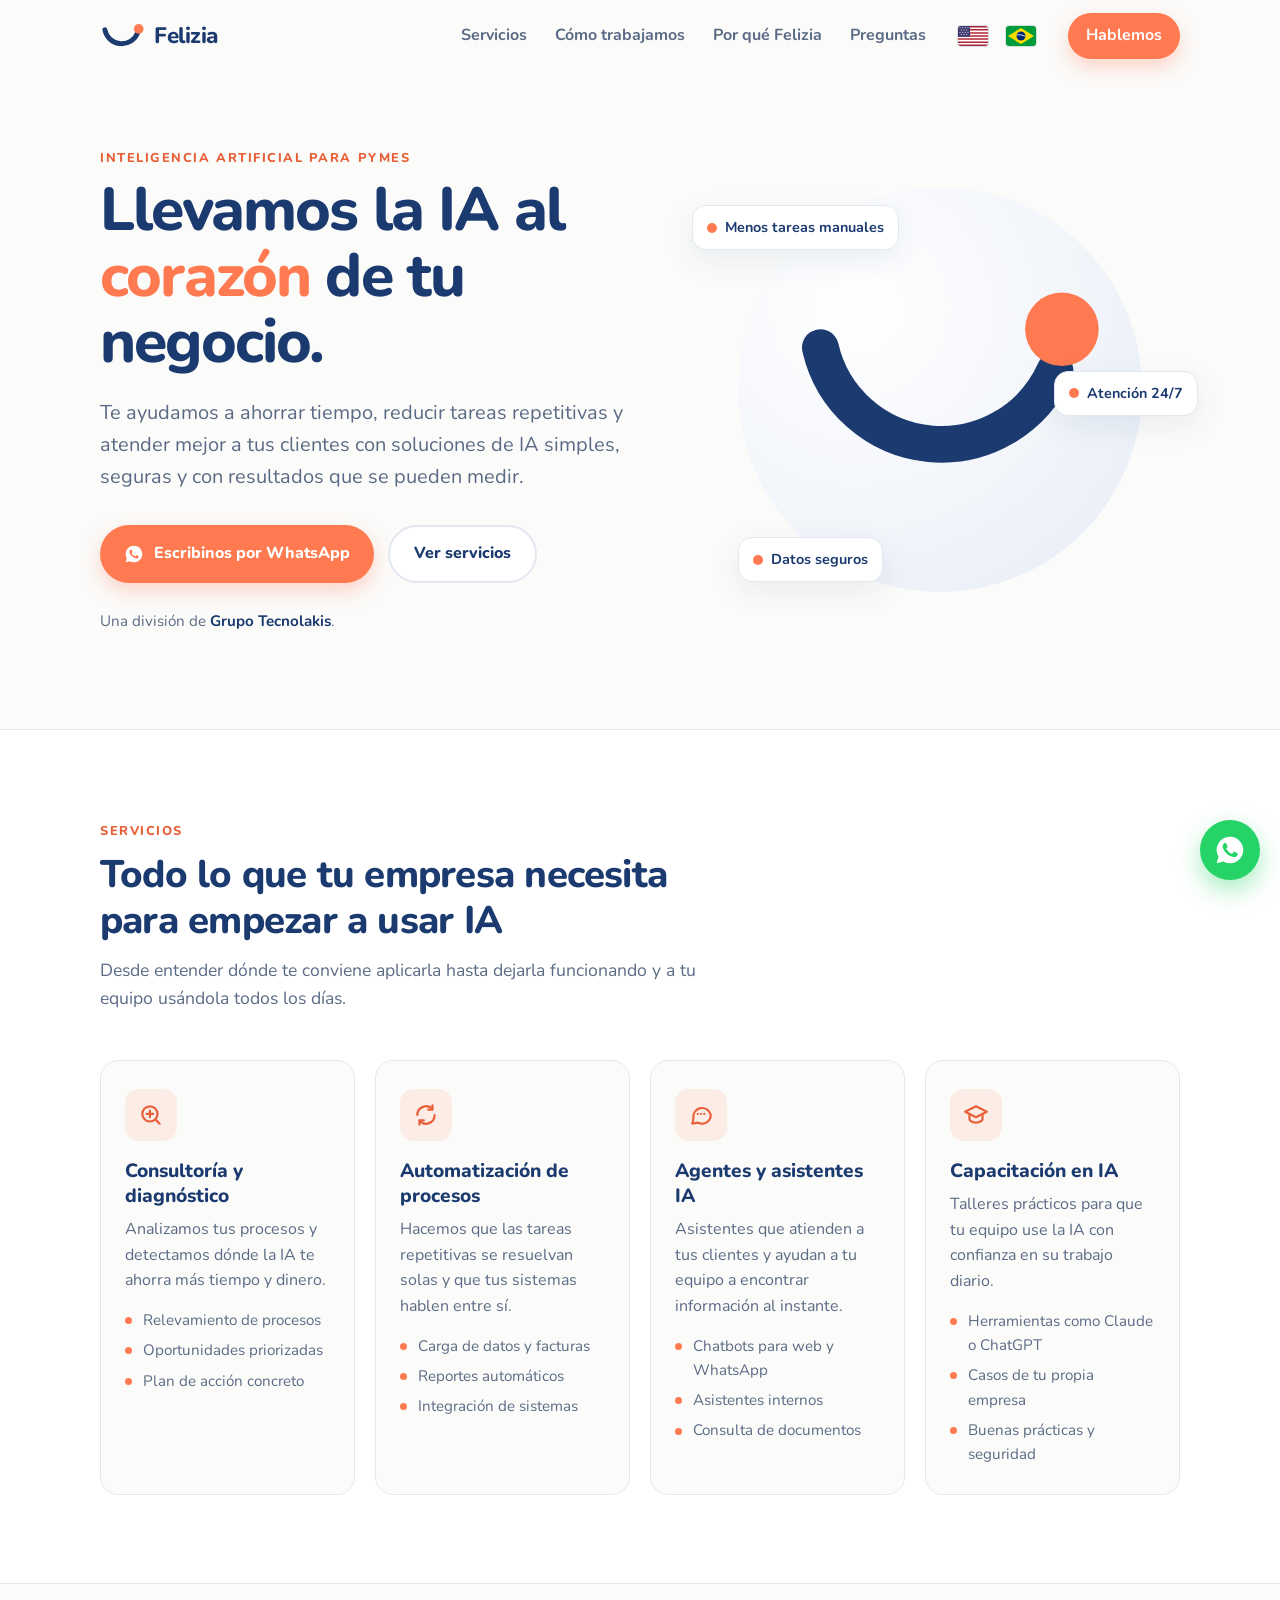
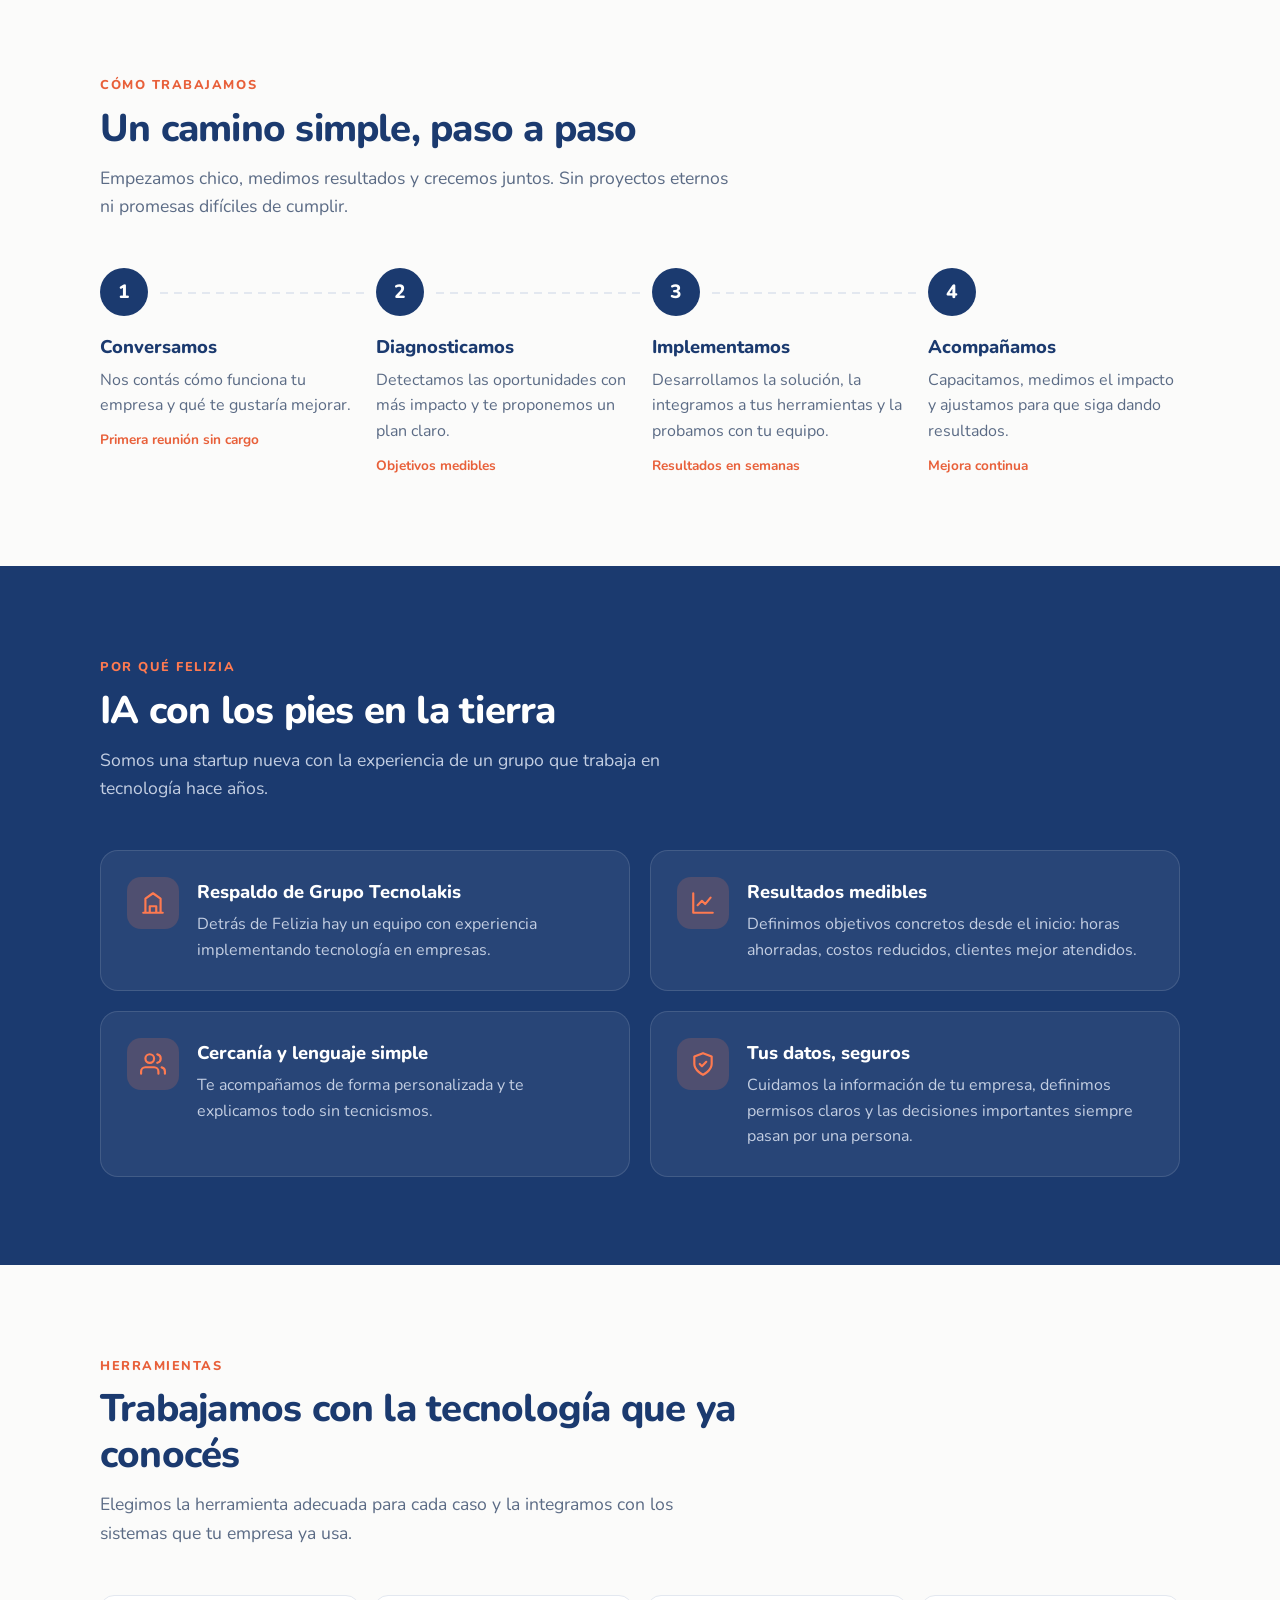
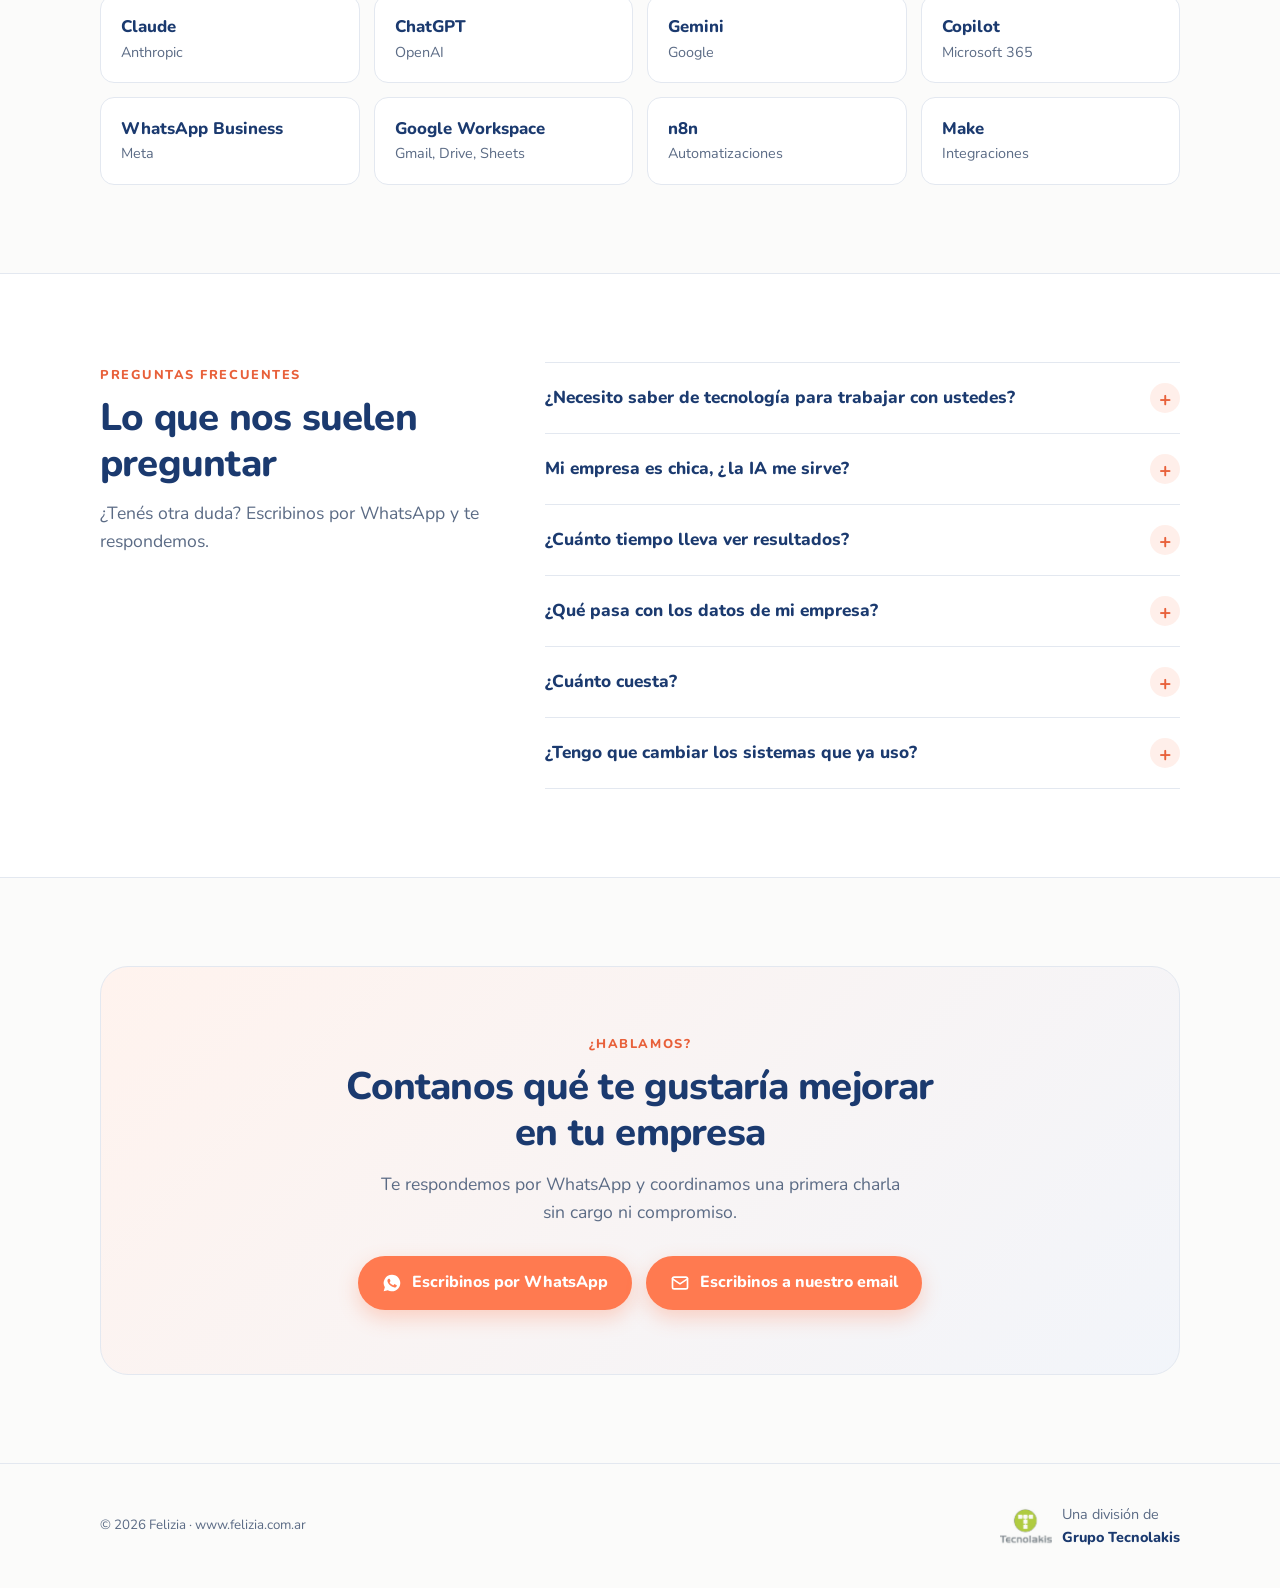
<file: index.html>
<!doctype html>
<html lang="es">
<head>
  <meta charset="utf-8">
  <meta name="viewport" content="width=device-width, initial-scale=1">
  <title>Felizia · IA para PyMEs: automatización, agentes IA y consultoría</title>
  <meta name="description" content="Inteligencia artificial para PyMEs en Argentina: consultoría, automatización de procesos, chatbots y agentes IA para WhatsApp, y capacitación.">
  <link rel="canonical" href="https://www.felizia.com.ar/">
  <link rel="alternate" hreflang="es" href="https://www.felizia.com.ar/">
  <link rel="alternate" hreflang="en" href="https://www.felizia.com.ar/en/">
  <link rel="alternate" hreflang="pt" href="https://www.felizia.com.ar/pt/">
  <link rel="alternate" hreflang="x-default" href="https://www.felizia.com.ar/">
  <meta name="theme-color" content="#1B3A6F">
  <meta property="og:type" content="website">
  <meta property="og:locale" content="es_AR">
  <meta property="og:site_name" content="Felizia">
  <meta property="og:title" content="Felizia · Inteligencia artificial para PyMEs">
  <meta property="og:description" content="Llevamos la IA al corazón de tu negocio. Soluciones simples, seguras y con resultados medibles.">
  <meta property="og:url" content="https://www.felizia.com.ar/">
  <meta property="og:image" content="https://www.felizia.com.ar/og-image.png">
  <meta property="og:image:width" content="1200">
  <meta property="og:image:height" content="1200">
  <meta property="og:image:alt" content="Logo de Felizia">
  <meta name="twitter:card" content="summary">
  <script type="application/ld+json">
  {
    "@context": "https://schema.org",
    "@graph": [
      {
        "@type": "ProfessionalService",
        "@id": "https://www.felizia.com.ar/#empresa",
        "name": "Felizia",
        "url": "https://www.felizia.com.ar/",
        "logo": "https://www.felizia.com.ar/logo.png",
        "image": "https://www.felizia.com.ar/og-image.png",
        "description": "Soluciones de inteligencia artificial para PyMEs: consultoría y diagnóstico, automatización de procesos, agentes y asistentes IA, y capacitación en IA.",
        "slogan": "Llevamos la IA al corazón de tu negocio.",
        "telephone": "+54 9 3468 50-9019",
        "email": "prago@felizia.com.ar",
        "areaServed": { "@type": "Country", "name": "Argentina" },
        "knowsLanguage": ["es", "en", "pt"],
        "parentOrganization": {
          "@type": "Organization",
          "name": "Grupo Tecnolakis",
          "url": "https://www.tecnolakis.com.ar/"
        },
        "hasOfferCatalog": {
          "@type": "OfferCatalog",
          "name": "Servicios de inteligencia artificial para empresas",
          "itemListElement": [
            { "@type": "Offer", "itemOffered": { "@type": "Service", "name": "Consultoría y diagnóstico en IA" } },
            { "@type": "Offer", "itemOffered": { "@type": "Service", "name": "Automatización de procesos con IA" } },
            { "@type": "Offer", "itemOffered": { "@type": "Service", "name": "Agentes y asistentes IA, chatbots para web y WhatsApp" } },
            { "@type": "Offer", "itemOffered": { "@type": "Service", "name": "Capacitación en inteligencia artificial" } }
          ]
        }
      },
      {
        "@type": "WebSite",
        "@id": "https://www.felizia.com.ar/#sitio",
        "url": "https://www.felizia.com.ar/",
        "name": "Felizia",
        "inLanguage": "es-AR",
        "publisher": { "@id": "https://www.felizia.com.ar/#empresa" }
      }
    ]
  }
  </script>
  <link rel="icon" href="/favicon.svg" type="image/svg+xml">
  <link rel="apple-touch-icon" href="/apple-touch-icon.png">
  <link rel="preconnect" href="https://fonts.googleapis.com">
  <link rel="preconnect" href="https://fonts.gstatic.com" crossorigin>
  <link href="https://fonts.googleapis.com/css2?family=Nunito:wght@400;600;700;800&display=swap" rel="stylesheet">
  <link rel="stylesheet" href="/styles.css">
</head>
<body>

  <header id="top">
    <div class="wrap nav">
      <a class="brand" href="#inicio" aria-label="Felizia, ir al inicio">
        <svg viewBox="0 0 200 140" aria-hidden="true"><path d="M22 40 A78 78 0 0 0 172 52" fill="none" stroke="#1B3A6F" stroke-width="22" stroke-linecap="round"/><circle cx="176" cy="36" r="22" fill="#FF7A50"/></svg>
        Felizia
      </a>
      <button class="menu-toggle" aria-label="Abrir menú" aria-expanded="false" aria-controls="menu">
        <svg viewBox="0 0 24 24" fill="none" stroke="currentColor" stroke-width="2" stroke-linecap="round"><path d="M4 7h16M4 12h16M4 17h16"/></svg>
      </button>
      <ul class="menu" id="menu">
        <li><a href="#servicios">Servicios</a></li>
        <li><a href="#como-trabajamos">Cómo trabajamos</a></li>
        <li><a href="#por-que">Por qué Felizia</a></li>
        <li><a href="#preguntas">Preguntas</a></li>
        <li class="langs">
          <a class="flag" href="/en/" hreflang="en" lang="en" title="English" aria-label="English version">
            <svg viewBox="0 0 60 40" aria-hidden="true"><rect width="60" height="40" fill="#B22234"/><path d="M0 3.08h60v3.08H0zM0 9.23h60v3.08H0zM0 15.38h60v3.08H0zM0 21.54h60v3.08H0zM0 27.69h60v3.08H0zM0 33.85h60v3.08H0z" fill="#fff"/><rect width="24" height="21.54" fill="#3C3B6E"/><g fill="#fff"><circle cx="4" cy="3.5" r="1.1"/><circle cx="9.3" cy="3.5" r="1.1"/><circle cx="14.6" cy="3.5" r="1.1"/><circle cx="20" cy="3.5" r="1.1"/><circle cx="6.6" cy="8" r="1.1"/><circle cx="12" cy="8" r="1.1"/><circle cx="17.3" cy="8" r="1.1"/><circle cx="4" cy="12.5" r="1.1"/><circle cx="9.3" cy="12.5" r="1.1"/><circle cx="14.6" cy="12.5" r="1.1"/><circle cx="20" cy="12.5" r="1.1"/><circle cx="6.6" cy="17" r="1.1"/><circle cx="12" cy="17" r="1.1"/><circle cx="17.3" cy="17" r="1.1"/></g></svg>
          </a>
          <a class="flag" href="/pt/" hreflang="pt" lang="pt" title="Português" aria-label="Versão em português">
            <svg viewBox="0 0 60 40" aria-hidden="true"><rect width="60" height="40" fill="#009C3B"/><path d="M30 4 56 20 30 36 4 20z" fill="#FFDF00"/><circle cx="30" cy="20" r="9" fill="#002776"/><path d="M21.3 18.2c5.5-1.3 11.6-.6 17 2.6" fill="none" stroke="#fff" stroke-width="1.6"/></svg>
          </a>
        </li>
        <li><a class="btn btn-primary wa-link" href="#">Hablemos</a></li>
      </ul>
    </div>
  </header>

  <main>
    <!-- HERO -->
    <section class="hero" id="inicio">
      <div class="wrap hero-grid">
        <div>
          <span class="eyebrow">Inteligencia artificial para PyMEs</span>
          <h1>Llevamos la IA al <em>corazón</em> de tu negocio.</h1>
          <p class="lead">Te ayudamos a ahorrar tiempo, reducir tareas repetitivas y atender mejor a tus clientes con soluciones de IA simples, seguras y con resultados que se pueden medir.</p>
          <div class="hero-actions">
            <a class="btn btn-primary wa-link" href="#">
              <svg viewBox="0 0 24 24" fill="currentColor" aria-hidden="true"><path d="M12 2a10 10 0 0 0-8.6 15.1L2 22l5-1.3A10 10 0 1 0 12 2Zm5.4 14.1c-.2.6-1.3 1.2-1.8 1.2-.5.1-1 .1-3.3-.8-2.8-1.1-4.6-4-4.7-4.2-.1-.2-1.1-1.5-1.1-2.9s.7-2 1-2.3c.2-.3.5-.3.7-.3h.5c.2 0 .4 0 .6.5l.8 2c.1.2.1.4 0 .5l-.3.5-.4.4c-.1.1-.3.3-.1.6.2.3.7 1.2 1.6 2 1.1 1 2 1.3 2.3 1.4.3.1.5.1.6-.1l.9-1.1c.2-.3.4-.2.6-.1l1.9.9c.3.1.5.2.5.3.1.1.1.6-.1 1.3Z"/></svg>
              Escribinos por WhatsApp
            </a>
            <a class="btn btn-ghost" href="#servicios">Ver servicios</a>
          </div>
          <p class="hero-note">Una división de <strong>Grupo Tecnolakis</strong>.</p>
        </div>
        <div class="hero-art" aria-hidden="true">
          <div class="blob"></div>
          <svg class="smile" viewBox="0 0 200 200">
            <path d="M48 82 A54 54 0 0 0 150 92" fill="none" stroke="#1B3A6F" stroke-width="16" stroke-linecap="round"/>
            <circle class="dot" cx="153" cy="74" r="16" fill="#FF7A50"/>
          </svg>
          <span class="chip c1"><i></i> Menos tareas manuales</span>
          <span class="chip c2"><i></i> Atención 24/7</span>
          <span class="chip c3"><i></i> Datos seguros</span>
        </div>
      </div>
    </section>

    <!-- SERVICIOS -->
    <section class="services" id="servicios">
      <div class="wrap">
        <div class="section-head reveal">
          <span class="eyebrow">Servicios</span>
          <h2>Todo lo que tu empresa necesita para empezar a usar IA</h2>
          <p>Desde entender dónde te conviene aplicarla hasta dejarla funcionando y a tu equipo usándola todos los días.</p>
        </div>
        <div class="grid-4">
          <article class="card reveal">
            <div class="icon"><svg viewBox="0 0 24 24" fill="none" stroke="currentColor" stroke-width="2" stroke-linecap="round" stroke-linejoin="round"><circle cx="11" cy="11" r="7"/><path d="m20 20-3.5-3.5M8 11h6M11 8v6"/></svg></div>
            <h3>Consultoría y diagnóstico</h3>
            <p>Analizamos tus procesos y detectamos dónde la IA te ahorra más tiempo y dinero.</p>
            <ul><li>Relevamiento de procesos</li><li>Oportunidades priorizadas</li><li>Plan de acción concreto</li></ul>
          </article>
          <article class="card reveal">
            <div class="icon"><svg viewBox="0 0 24 24" fill="none" stroke="currentColor" stroke-width="2" stroke-linecap="round" stroke-linejoin="round"><path d="M4 12a8 8 0 0 1 14-5.3M20 12a8 8 0 0 1-14 5.3"/><path d="M18 3v4h-4M6 21v-4h4"/></svg></div>
            <h3>Automatización de procesos</h3>
            <p>Hacemos que las tareas repetitivas se resuelvan solas y que tus sistemas hablen entre sí.</p>
            <ul><li>Carga de datos y facturas</li><li>Reportes automáticos</li><li>Integración de sistemas</li></ul>
          </article>
          <article class="card reveal">
            <div class="icon"><svg viewBox="0 0 24 24" fill="none" stroke="currentColor" stroke-width="2" stroke-linecap="round" stroke-linejoin="round"><path d="M21 12a8 8 0 0 1-11.6 7.1L4 20l1-4.6A8 8 0 1 1 21 12Z"/><path d="M9 11h.01M12 11h.01M15 11h.01"/></svg></div>
            <h3>Agentes y asistentes IA</h3>
            <p>Asistentes que atienden a tus clientes y ayudan a tu equipo a encontrar información al instante.</p>
            <ul><li>Chatbots para web y WhatsApp</li><li>Asistentes internos</li><li>Consulta de documentos</li></ul>
          </article>
          <article class="card reveal">
            <div class="icon"><svg viewBox="0 0 24 24" fill="none" stroke="currentColor" stroke-width="2" stroke-linecap="round" stroke-linejoin="round"><path d="M2 9l10-5 10 5-10 5L2 9Z"/><path d="M6 11v5c0 1.5 2.7 3 6 3s6-1.5 6-3v-5"/></svg></div>
            <h3>Capacitación en IA</h3>
            <p>Talleres prácticos para que tu equipo use la IA con confianza en su trabajo diario.</p>
            <ul><li>Herramientas como Claude o ChatGPT</li><li>Casos de tu propia empresa</li><li>Buenas prácticas y seguridad</li></ul>
          </article>
        </div>
      </div>
    </section>

    <!-- CÓMO TRABAJAMOS -->
    <section id="como-trabajamos">
      <div class="wrap">
        <div class="section-head reveal">
          <span class="eyebrow">Cómo trabajamos</span>
          <h2>Un camino simple, paso a paso</h2>
          <p>Empezamos chico, medimos resultados y crecemos juntos. Sin proyectos eternos ni promesas difíciles de cumplir.</p>
        </div>
        <div class="steps">
          <div class="step reveal">
            <h3>Conversamos</h3>
            <p>Nos contás cómo funciona tu empresa y qué te gustaría mejorar.</p>
            <span class="time">Primera reunión sin cargo</span>
          </div>
          <div class="step reveal">
            <h3>Diagnosticamos</h3>
            <p>Detectamos las oportunidades con más impacto y te proponemos un plan claro.</p>
            <span class="time">Objetivos medibles</span>
          </div>
          <div class="step reveal">
            <h3>Implementamos</h3>
            <p>Desarrollamos la solución, la integramos a tus herramientas y la probamos con tu equipo.</p>
            <span class="time">Resultados en semanas</span>
          </div>
          <div class="step reveal">
            <h3>Acompañamos</h3>
            <p>Capacitamos, medimos el impacto y ajustamos para que siga dando resultados.</p>
            <span class="time">Mejora continua</span>
          </div>
        </div>
      </div>
    </section>

    <!-- POR QUÉ FELIZIA -->
    <section class="why" id="por-que">
      <div class="wrap">
        <div class="section-head reveal">
          <span class="eyebrow">Por qué Felizia</span>
          <h2>IA con los pies en la tierra</h2>
          <p>Somos una startup nueva con la experiencia de un grupo que trabaja en tecnología hace años.</p>
        </div>
        <div class="why-grid">
          <div class="why-item reveal">
            <div class="icon"><svg viewBox="0 0 24 24" fill="none" stroke="currentColor" stroke-width="2" stroke-linecap="round" stroke-linejoin="round"><path d="M3 21h18M5 21V8l7-5 7 5v13M9 21v-6h6v6"/></svg></div>
            <div><h3>Respaldo de Grupo Tecnolakis</h3><p>Detrás de Felizia hay un equipo con experiencia implementando tecnología en empresas.</p></div>
          </div>
          <div class="why-item reveal">
            <div class="icon"><svg viewBox="0 0 24 24" fill="none" stroke="currentColor" stroke-width="2" stroke-linecap="round" stroke-linejoin="round"><path d="M3 3v18h18"/><path d="m7 14 4-4 3 3 5-6"/></svg></div>
            <div><h3>Resultados medibles</h3><p>Definimos objetivos concretos desde el inicio: horas ahorradas, costos reducidos, clientes mejor atendidos.</p></div>
          </div>
          <div class="why-item reveal">
            <div class="icon"><svg viewBox="0 0 24 24" fill="none" stroke="currentColor" stroke-width="2" stroke-linecap="round" stroke-linejoin="round"><path d="M17 21v-2a4 4 0 0 0-4-4H5a4 4 0 0 0-4 4v2"/><circle cx="9" cy="7" r="4"/><path d="M23 21v-2a4 4 0 0 0-3-3.9M16 3.1a4 4 0 0 1 0 7.8"/></svg></div>
            <div><h3>Cercanía y lenguaje simple</h3><p>Te acompañamos de forma personalizada y te explicamos todo sin tecnicismos.</p></div>
          </div>
          <div class="why-item reveal">
            <div class="icon"><svg viewBox="0 0 24 24" fill="none" stroke="currentColor" stroke-width="2" stroke-linecap="round" stroke-linejoin="round"><path d="M12 22s8-4 8-10V5l-8-3-8 3v7c0 6 8 10 8 10Z"/><path d="m9 12 2 2 4-4"/></svg></div>
            <div><h3>Tus datos, seguros</h3><p>Cuidamos la información de tu empresa, definimos permisos claros y las decisiones importantes siempre pasan por una persona.</p></div>
          </div>
        </div>
      </div>
    </section>

    <!-- HERRAMIENTAS -->
    <section class="tools" id="herramientas">
      <div class="wrap">
        <div class="section-head reveal">
          <span class="eyebrow">Herramientas</span>
          <h2>Trabajamos con la tecnología que ya conocés</h2>
          <p>Elegimos la herramienta adecuada para cada caso y la integramos con los sistemas que tu empresa ya usa.</p>
        </div>
        <ul class="tool-list reveal">
          <li><b>Claude</b><span>Anthropic</span></li>
          <li><b>ChatGPT</b><span>OpenAI</span></li>
          <li><b>Gemini</b><span>Google</span></li>
          <li><b>Copilot</b><span>Microsoft 365</span></li>
          <li><b>WhatsApp Business</b><span>Meta</span></li>
          <li><b>Google Workspace</b><span>Gmail, Drive, Sheets</span></li>
          <li><b>n8n</b><span>Automatizaciones</span></li>
          <li><b>Make</b><span>Integraciones</span></li>
        </ul>
      </div>
    </section>

    <!-- PREGUNTAS FRECUENTES -->
    <section class="faq" id="preguntas">
      <div class="wrap faq-grid">
        <div class="section-head reveal">
          <span class="eyebrow">Preguntas frecuentes</span>
          <h2>Lo que nos suelen preguntar</h2>
          <p>¿Tenés otra duda? Escribinos por WhatsApp y te respondemos.</p>
        </div>
        <div class="faq-list">
          <details class="reveal">
            <summary>¿Necesito saber de tecnología para trabajar con ustedes?</summary>
            <p>No. Nosotros nos ocupamos de la parte técnica y te explicamos todo en lenguaje simple. Solo necesitamos que nos cuentes cómo funciona tu empresa.</p>
          </details>
          <details class="reveal">
            <summary>Mi empresa es chica, ¿la IA me sirve?</summary>
            <p>Sí. Justamente en las PyMEs es donde más se nota: automatizar unas pocas tareas repetitivas libera horas de trabajo cada semana para dedicarlas a lo importante.</p>
          </details>
          <details class="reveal">
            <summary>¿Cuánto tiempo lleva ver resultados?</summary>
            <p>Arrancamos por proyectos acotados, con objetivos claros, para que puedas ver resultados en semanas y no en meses. Después crecemos a partir de lo que funciona.</p>
          </details>
          <details class="reveal">
            <summary>¿Qué pasa con los datos de mi empresa?</summary>
            <p>Cuidamos tu información en todo momento: definimos quién accede a qué, usamos herramientas con buenas prácticas de seguridad y las decisiones importantes siempre pasan por una persona de tu equipo.</p>
          </details>
          <details class="reveal">
            <summary>¿Cuánto cuesta?</summary>
            <p>Depende de lo que necesites. La primera reunión es sin cargo: ahí conocemos tu empresa y después te enviamos una propuesta con alcance y costo claros, sin sorpresas.</p>
          </details>
          <details class="reveal">
            <summary>¿Tengo que cambiar los sistemas que ya uso?</summary>
            <p>No necesariamente. Siempre que se puede, integramos la IA con las herramientas que ya tenés, como tu sistema de gestión, planillas, mail o WhatsApp.</p>
          </details>
        </div>
      </div>
    </section>

    <!-- CTA -->
    <section class="cta">
      <div class="wrap">
        <div class="cta-box reveal">
          <span class="eyebrow">¿Hablamos?</span>
          <h2>Contanos qué te gustaría mejorar en tu empresa</h2>
          <p>Te respondemos por WhatsApp y coordinamos una primera charla sin cargo ni compromiso.</p>
          <div class="cta-actions">
          <a class="btn btn-primary wa-link" href="#">
            <svg viewBox="0 0 24 24" fill="currentColor" aria-hidden="true"><path d="M12 2a10 10 0 0 0-8.6 15.1L2 22l5-1.3A10 10 0 1 0 12 2Zm5.4 14.1c-.2.6-1.3 1.2-1.8 1.2-.5.1-1 .1-3.3-.8-2.8-1.1-4.6-4-4.7-4.2-.1-.2-1.1-1.5-1.1-2.9s.7-2 1-2.3c.2-.3.5-.3.7-.3h.5c.2 0 .4 0 .6.5l.8 2c.1.2.1.4 0 .5l-.3.5-.4.4c-.1.1-.3.3-.1.6.2.3.7 1.2 1.6 2 1.1 1 2 1.3 2.3 1.4.3.1.5.1.6-.1l.9-1.1c.2-.3.4-.2.6-.1l1.9.9c.3.1.5.2.5.3.1.1.1.6-.1 1.3Z"/></svg>
            Escribinos por WhatsApp
          </a>
          <a class="btn btn-primary" href="mailto:prago@felizia.com.ar?subject=Consulta%20desde%20felizia.com.ar">
            <svg viewBox="0 0 24 24" fill="none" stroke="currentColor" stroke-width="2" stroke-linecap="round" stroke-linejoin="round" aria-hidden="true"><rect x="3" y="5" width="18" height="14" rx="2"/><path d="m3 7 9 6 9-6"/></svg>
            Escribinos a nuestro email
          </a>
          </div>
        </div>
      </div>
    </section>
  </main>

  <footer>
    <div class="wrap foot">
      <small>© <span id="year">2026</span> Felizia · www.felizia.com.ar</small>
      <a class="group" href="https://www.tecnolakis.com.ar" target="_blank" rel="noopener">
        <img src="/tecnolakis.jpg" alt="Logo de Tecnolakis" width="52" height="52">
        <span>Una división de<br><strong>Grupo Tecnolakis</strong></span>
      </a>
    </div>
  </footer>

  <a class="wa-float wa-link" href="#" aria-label="Escribinos por WhatsApp">
    <svg viewBox="0 0 24 24" fill="currentColor" aria-hidden="true"><path d="M12 2a10 10 0 0 0-8.6 15.1L2 22l5-1.3A10 10 0 1 0 12 2Zm5.4 14.1c-.2.6-1.3 1.2-1.8 1.2-.5.1-1 .1-3.3-.8-2.8-1.1-4.6-4-4.7-4.2-.1-.2-1.1-1.5-1.1-2.9s.7-2 1-2.3c.2-.3.5-.3.7-.3h.5c.2 0 .4 0 .6.5l.8 2c.1.2.1.4 0 .5l-.3.5-.4.4c-.1.1-.3.3-.1.6.2.3.7 1.2 1.6 2 1.1 1 2 1.3 2.3 1.4.3.1.5.1.6-.1l.9-1.1c.2-.3.4-.2.6-.1l1.9.9c.3.1.5.2.5.3.1.1.1.6-.1 1.3Z"/></svg>
  </a>

  <script src="/main.js"></script>
</body>
</html>
</file>
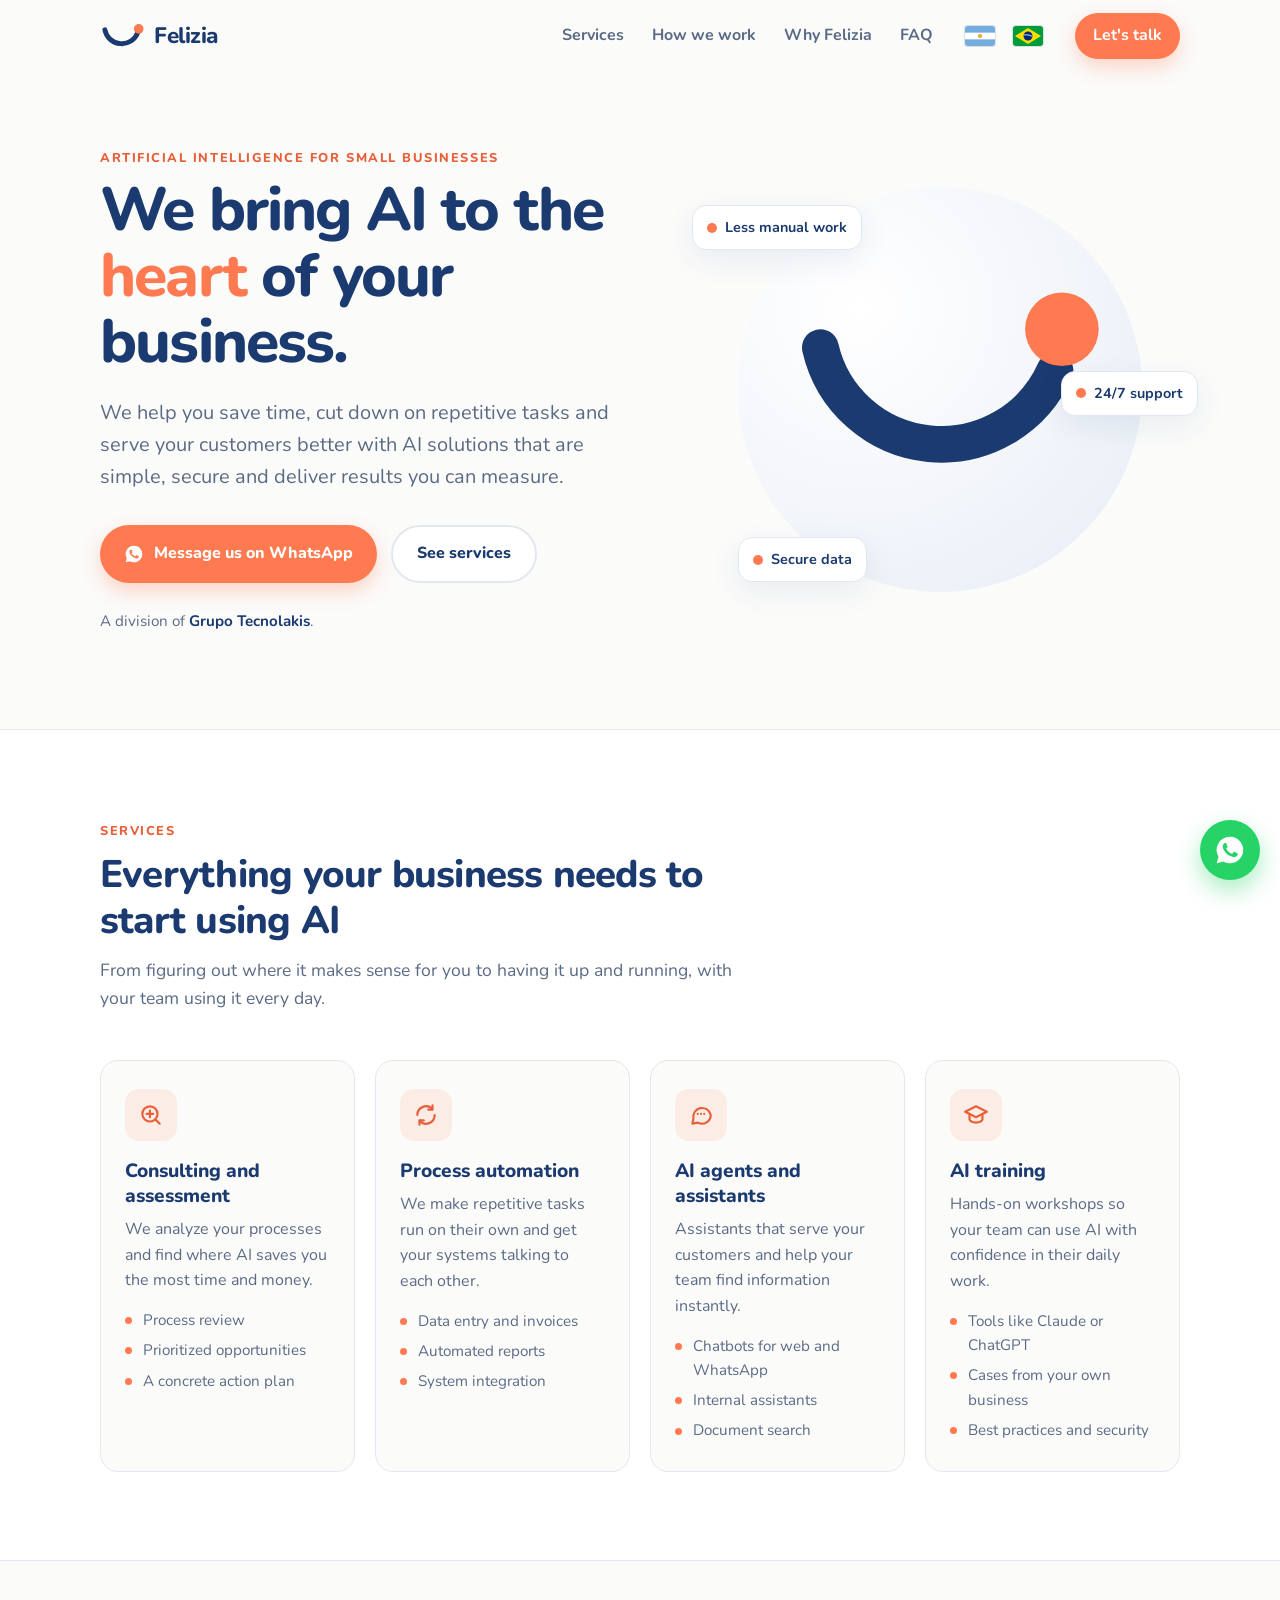
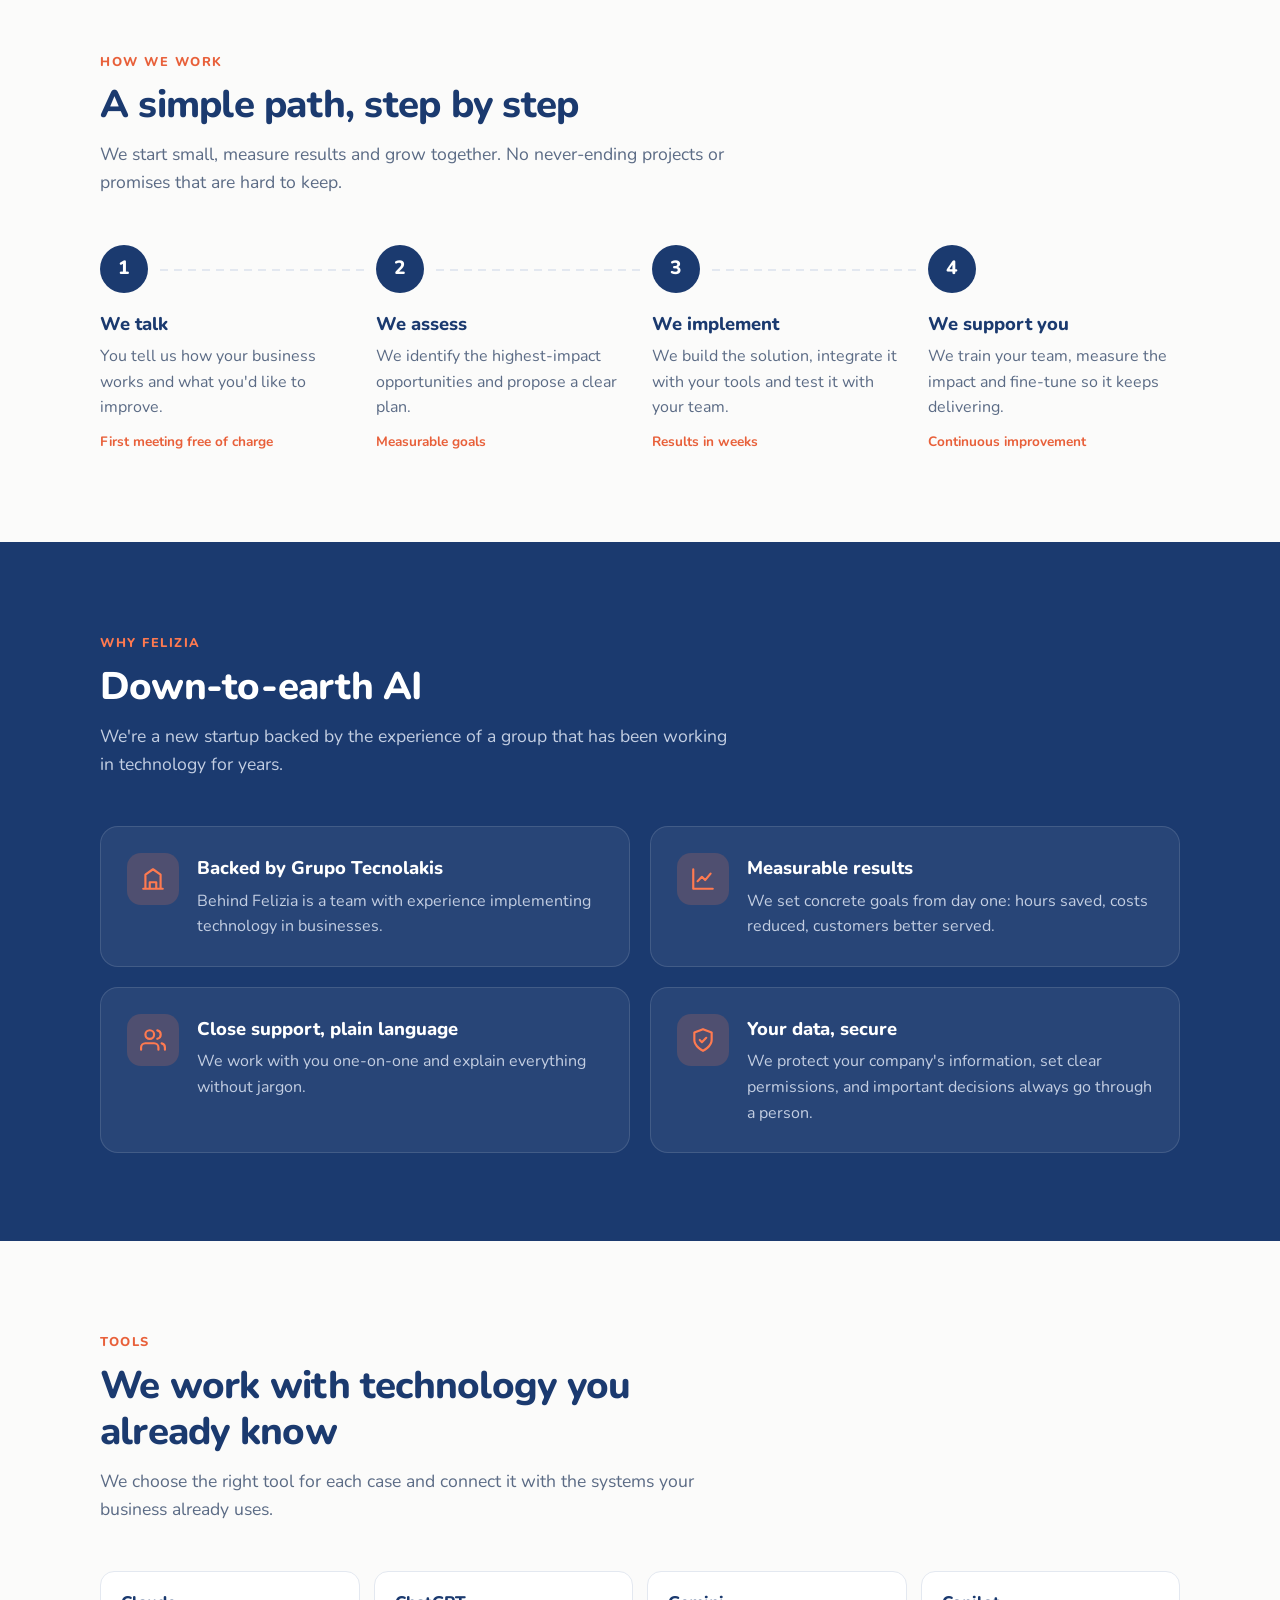
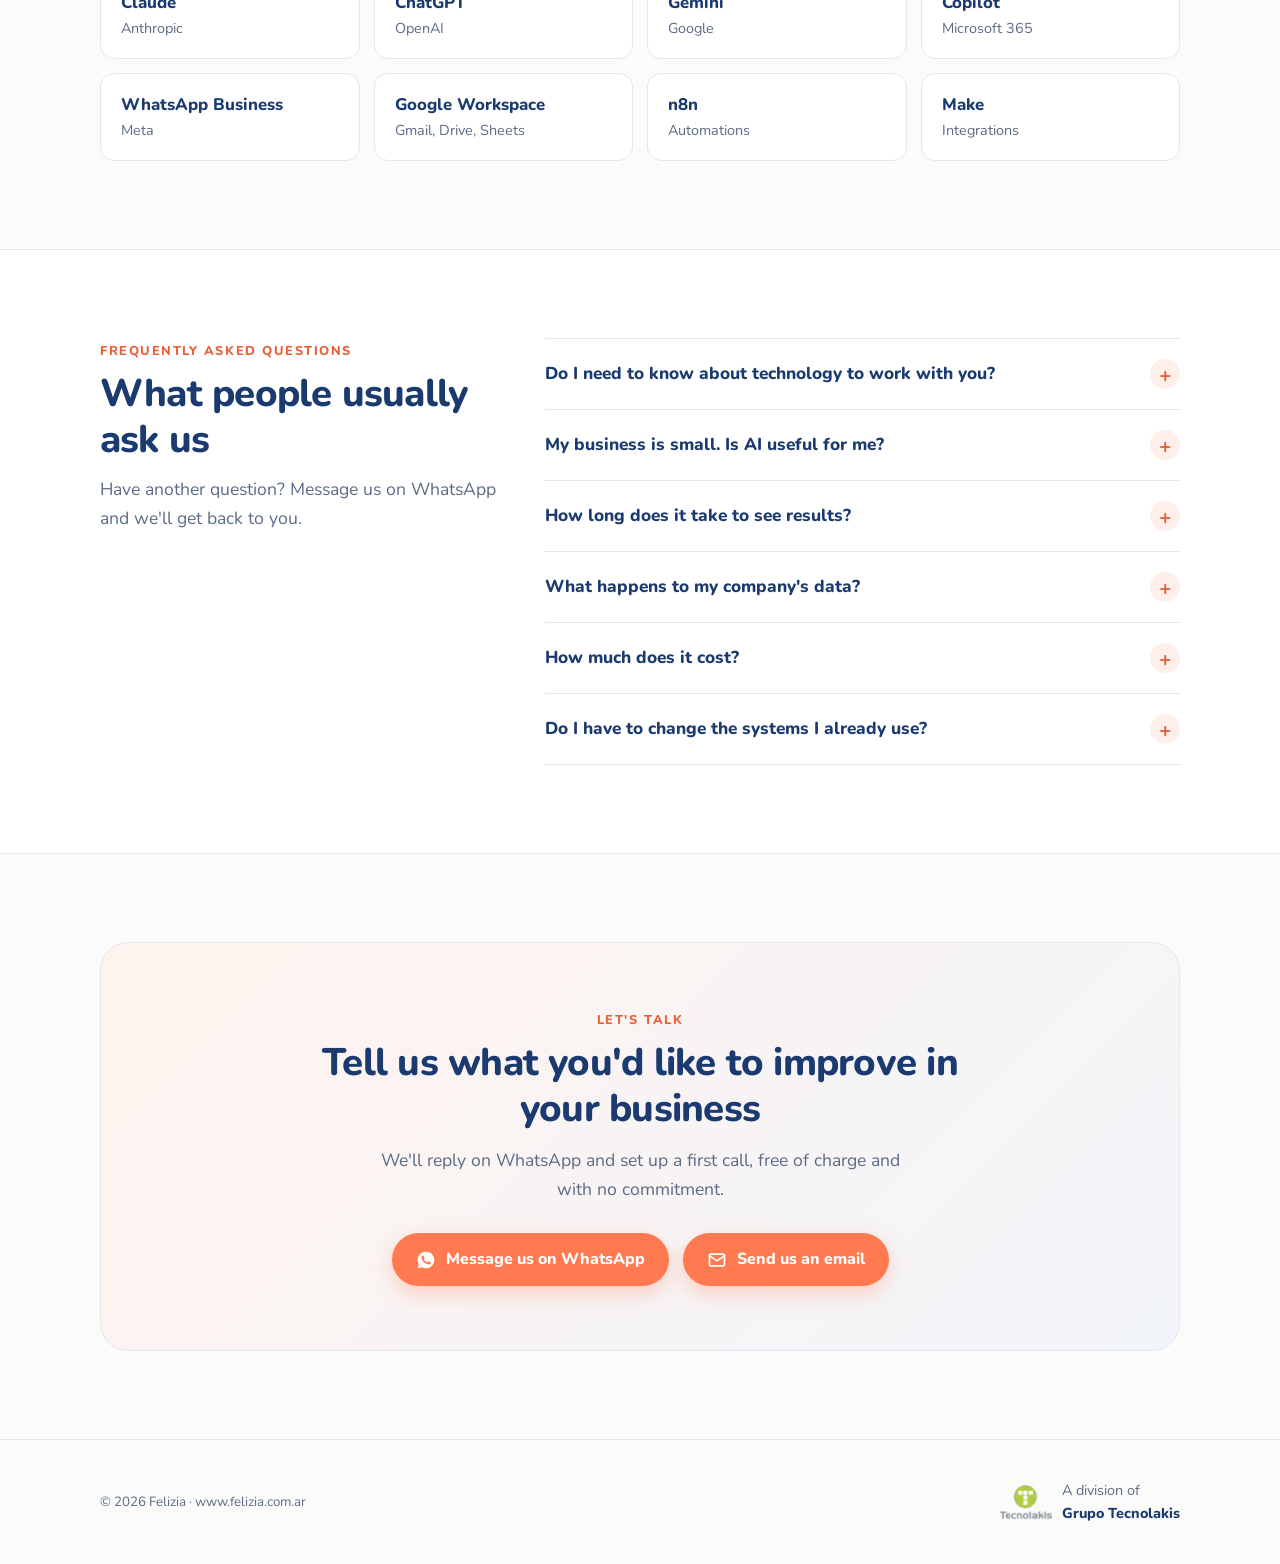
<file: en/index.html>
<!doctype html>
<html lang="en">
<head>
  <meta charset="utf-8">
  <meta name="viewport" content="width=device-width, initial-scale=1">
  <title>Felizia · AI for small businesses: automation, AI agents and consulting</title>
  <meta name="description" content="Artificial intelligence for small and medium businesses: consulting, process automation, chatbots and AI agents for WhatsApp, and team training.">
  <link rel="canonical" href="https://www.felizia.com.ar/en/">
  <link rel="alternate" hreflang="es" href="https://www.felizia.com.ar/">
  <link rel="alternate" hreflang="en" href="https://www.felizia.com.ar/en/">
  <link rel="alternate" hreflang="pt" href="https://www.felizia.com.ar/pt/">
  <link rel="alternate" hreflang="x-default" href="https://www.felizia.com.ar/">
  <meta name="theme-color" content="#1B3A6F">
  <meta property="og:type" content="website">
  <meta property="og:locale" content="en_US">
  <meta property="og:site_name" content="Felizia">
  <meta property="og:title" content="Felizia · Artificial intelligence for small businesses">
  <meta property="og:description" content="We bring AI to the heart of your business. Simple, secure solutions with measurable results.">
  <meta property="og:url" content="https://www.felizia.com.ar/en/">
  <meta property="og:image" content="https://www.felizia.com.ar/og-image.png">
  <meta property="og:image:width" content="1200">
  <meta property="og:image:height" content="1200">
  <meta property="og:image:alt" content="Felizia logo">
  <meta name="twitter:card" content="summary">
  <script type="application/ld+json">
  {
    "@context": "https://schema.org",
    "@graph": [
      {
        "@type": "ProfessionalService",
        "@id": "https://www.felizia.com.ar/#empresa",
        "name": "Felizia",
        "url": "https://www.felizia.com.ar/en/",
        "logo": "https://www.felizia.com.ar/logo.png",
        "image": "https://www.felizia.com.ar/og-image.png",
        "description": "Artificial intelligence solutions for small and medium businesses: consulting and assessment, process automation, AI agents and assistants, and AI training.",
        "slogan": "We bring AI to the heart of your business.",
        "telephone": "+54 9 3468 50-9019",
        "email": "prago@felizia.com.ar",
        "areaServed": { "@type": "Country", "name": "Argentina" },
        "knowsLanguage": ["es", "en", "pt"],
        "parentOrganization": {
          "@type": "Organization",
          "name": "Grupo Tecnolakis",
          "url": "https://www.tecnolakis.com.ar/"
        },
        "hasOfferCatalog": {
          "@type": "OfferCatalog",
          "name": "Artificial intelligence services for businesses",
          "itemListElement": [
            { "@type": "Offer", "itemOffered": { "@type": "Service", "name": "AI consulting and assessment" } },
            { "@type": "Offer", "itemOffered": { "@type": "Service", "name": "AI-powered process automation" } },
            { "@type": "Offer", "itemOffered": { "@type": "Service", "name": "AI agents and assistants, chatbots for web and WhatsApp" } },
            { "@type": "Offer", "itemOffered": { "@type": "Service", "name": "Artificial intelligence training" } }
          ]
        }
      },
      {
        "@type": "WebPage",
        "@id": "https://www.felizia.com.ar/en/#page",
        "url": "https://www.felizia.com.ar/en/",
        "name": "Felizia · AI for small businesses",
        "inLanguage": "en",
        "isPartOf": { "@id": "https://www.felizia.com.ar/#sitio" },
        "about": { "@id": "https://www.felizia.com.ar/#empresa" }
      }
    ]
  }
  </script>
  <link rel="icon" href="/favicon.svg" type="image/svg+xml">
  <link rel="apple-touch-icon" href="/apple-touch-icon.png">
  <link rel="preconnect" href="https://fonts.googleapis.com">
  <link rel="preconnect" href="https://fonts.gstatic.com" crossorigin>
  <link href="https://fonts.googleapis.com/css2?family=Nunito:wght@400;600;700;800&display=swap" rel="stylesheet">
  <link rel="stylesheet" href="/styles.css">
</head>
<body>

  <header id="top">
    <div class="wrap nav">
      <a class="brand" href="#home" aria-label="Felizia, back to top">
        <svg viewBox="0 0 200 140" aria-hidden="true"><path d="M22 40 A78 78 0 0 0 172 52" fill="none" stroke="#1B3A6F" stroke-width="22" stroke-linecap="round"/><circle cx="176" cy="36" r="22" fill="#FF7A50"/></svg>
        Felizia
      </a>
      <button class="menu-toggle" aria-label="Open menu" aria-expanded="false" aria-controls="menu">
        <svg viewBox="0 0 24 24" fill="none" stroke="currentColor" stroke-width="2" stroke-linecap="round"><path d="M4 7h16M4 12h16M4 17h16"/></svg>
      </button>
      <ul class="menu" id="menu">
        <li><a href="#services">Services</a></li>
        <li><a href="#how-we-work">How we work</a></li>
        <li><a href="#why">Why Felizia</a></li>
        <li><a href="#faq">FAQ</a></li>
        <li class="langs">
          <a class="flag" href="/" hreflang="es" lang="es" title="Español" aria-label="Versión en español">
            <svg viewBox="0 0 60 40" aria-hidden="true"><rect width="60" height="40" fill="#74ACDF"/><rect y="13.33" width="60" height="13.34" fill="#fff"/><circle cx="30" cy="20" r="3.6" fill="#F6B40E" stroke="#85340A" stroke-width=".5"/></svg>
          </a>
          <a class="flag" href="/pt/" hreflang="pt" lang="pt" title="Português" aria-label="Versão em português">
            <svg viewBox="0 0 60 40" aria-hidden="true"><rect width="60" height="40" fill="#009C3B"/><path d="M30 4 56 20 30 36 4 20z" fill="#FFDF00"/><circle cx="30" cy="20" r="9" fill="#002776"/><path d="M21.3 18.2c5.5-1.3 11.6-.6 17 2.6" fill="none" stroke="#fff" stroke-width="1.6"/></svg>
          </a>
        </li>
        <li><a class="btn btn-primary wa-link" href="#">Let's talk</a></li>
      </ul>
    </div>
  </header>

  <main>
    <!-- HERO -->
    <section class="hero" id="home">
      <div class="wrap hero-grid">
        <div>
          <span class="eyebrow">Artificial intelligence for small businesses</span>
          <h1>We bring AI to the <em>heart</em> of your business.</h1>
          <p class="lead">We help you save time, cut down on repetitive tasks and serve your customers better with AI solutions that are simple, secure and deliver results you can measure.</p>
          <div class="hero-actions">
            <a class="btn btn-primary wa-link" href="#">
              <svg viewBox="0 0 24 24" fill="currentColor" aria-hidden="true"><path d="M12 2a10 10 0 0 0-8.6 15.1L2 22l5-1.3A10 10 0 1 0 12 2Zm5.4 14.1c-.2.6-1.3 1.2-1.8 1.2-.5.1-1 .1-3.3-.8-2.8-1.1-4.6-4-4.7-4.2-.1-.2-1.1-1.5-1.1-2.9s.7-2 1-2.3c.2-.3.5-.3.7-.3h.5c.2 0 .4 0 .6.5l.8 2c.1.2.1.4 0 .5l-.3.5-.4.4c-.1.1-.3.3-.1.6.2.3.7 1.2 1.6 2 1.1 1 2 1.3 2.3 1.4.3.1.5.1.6-.1l.9-1.1c.2-.3.4-.2.6-.1l1.9.9c.3.1.5.2.5.3.1.1.1.6-.1 1.3Z"/></svg>
              Message us on WhatsApp
            </a>
            <a class="btn btn-ghost" href="#services">See services</a>
          </div>
          <p class="hero-note">A division of <strong>Grupo Tecnolakis</strong>.</p>
        </div>
        <div class="hero-art" aria-hidden="true">
          <div class="blob"></div>
          <svg class="smile" viewBox="0 0 200 200">
            <path d="M48 82 A54 54 0 0 0 150 92" fill="none" stroke="#1B3A6F" stroke-width="16" stroke-linecap="round"/>
            <circle class="dot" cx="153" cy="74" r="16" fill="#FF7A50"/>
          </svg>
          <span class="chip c1"><i></i> Less manual work</span>
          <span class="chip c2"><i></i> 24/7 support</span>
          <span class="chip c3"><i></i> Secure data</span>
        </div>
      </div>
    </section>

    <!-- SERVICES -->
    <section class="services" id="services">
      <div class="wrap">
        <div class="section-head reveal">
          <span class="eyebrow">Services</span>
          <h2>Everything your business needs to start using AI</h2>
          <p>From figuring out where it makes sense for you to having it up and running, with your team using it every day.</p>
        </div>
        <div class="grid-4">
          <article class="card reveal">
            <div class="icon"><svg viewBox="0 0 24 24" fill="none" stroke="currentColor" stroke-width="2" stroke-linecap="round" stroke-linejoin="round"><circle cx="11" cy="11" r="7"/><path d="m20 20-3.5-3.5M8 11h6M11 8v6"/></svg></div>
            <h3>Consulting and assessment</h3>
            <p>We analyze your processes and find where AI saves you the most time and money.</p>
            <ul><li>Process review</li><li>Prioritized opportunities</li><li>A concrete action plan</li></ul>
          </article>
          <article class="card reveal">
            <div class="icon"><svg viewBox="0 0 24 24" fill="none" stroke="currentColor" stroke-width="2" stroke-linecap="round" stroke-linejoin="round"><path d="M4 12a8 8 0 0 1 14-5.3M20 12a8 8 0 0 1-14 5.3"/><path d="M18 3v4h-4M6 21v-4h4"/></svg></div>
            <h3>Process automation</h3>
            <p>We make repetitive tasks run on their own and get your systems talking to each other.</p>
            <ul><li>Data entry and invoices</li><li>Automated reports</li><li>System integration</li></ul>
          </article>
          <article class="card reveal">
            <div class="icon"><svg viewBox="0 0 24 24" fill="none" stroke="currentColor" stroke-width="2" stroke-linecap="round" stroke-linejoin="round"><path d="M21 12a8 8 0 0 1-11.6 7.1L4 20l1-4.6A8 8 0 1 1 21 12Z"/><path d="M9 11h.01M12 11h.01M15 11h.01"/></svg></div>
            <h3>AI agents and assistants</h3>
            <p>Assistants that serve your customers and help your team find information instantly.</p>
            <ul><li>Chatbots for web and WhatsApp</li><li>Internal assistants</li><li>Document search</li></ul>
          </article>
          <article class="card reveal">
            <div class="icon"><svg viewBox="0 0 24 24" fill="none" stroke="currentColor" stroke-width="2" stroke-linecap="round" stroke-linejoin="round"><path d="M2 9l10-5 10 5-10 5L2 9Z"/><path d="M6 11v5c0 1.5 2.7 3 6 3s6-1.5 6-3v-5"/></svg></div>
            <h3>AI training</h3>
            <p>Hands-on workshops so your team can use AI with confidence in their daily work.</p>
            <ul><li>Tools like Claude or ChatGPT</li><li>Cases from your own business</li><li>Best practices and security</li></ul>
          </article>
        </div>
      </div>
    </section>

    <!-- HOW WE WORK -->
    <section id="how-we-work">
      <div class="wrap">
        <div class="section-head reveal">
          <span class="eyebrow">How we work</span>
          <h2>A simple path, step by step</h2>
          <p>We start small, measure results and grow together. No never-ending projects or promises that are hard to keep.</p>
        </div>
        <div class="steps">
          <div class="step reveal">
            <h3>We talk</h3>
            <p>You tell us how your business works and what you'd like to improve.</p>
            <span class="time">First meeting free of charge</span>
          </div>
          <div class="step reveal">
            <h3>We assess</h3>
            <p>We identify the highest-impact opportunities and propose a clear plan.</p>
            <span class="time">Measurable goals</span>
          </div>
          <div class="step reveal">
            <h3>We implement</h3>
            <p>We build the solution, integrate it with your tools and test it with your team.</p>
            <span class="time">Results in weeks</span>
          </div>
          <div class="step reveal">
            <h3>We support you</h3>
            <p>We train your team, measure the impact and fine-tune so it keeps delivering.</p>
            <span class="time">Continuous improvement</span>
          </div>
        </div>
      </div>
    </section>

    <!-- WHY FELIZIA -->
    <section class="why" id="why">
      <div class="wrap">
        <div class="section-head reveal">
          <span class="eyebrow">Why Felizia</span>
          <h2>Down-to-earth AI</h2>
          <p>We're a new startup backed by the experience of a group that has been working in technology for years.</p>
        </div>
        <div class="why-grid">
          <div class="why-item reveal">
            <div class="icon"><svg viewBox="0 0 24 24" fill="none" stroke="currentColor" stroke-width="2" stroke-linecap="round" stroke-linejoin="round"><path d="M3 21h18M5 21V8l7-5 7 5v13M9 21v-6h6v6"/></svg></div>
            <div><h3>Backed by Grupo Tecnolakis</h3><p>Behind Felizia is a team with experience implementing technology in businesses.</p></div>
          </div>
          <div class="why-item reveal">
            <div class="icon"><svg viewBox="0 0 24 24" fill="none" stroke="currentColor" stroke-width="2" stroke-linecap="round" stroke-linejoin="round"><path d="M3 3v18h18"/><path d="m7 14 4-4 3 3 5-6"/></svg></div>
            <div><h3>Measurable results</h3><p>We set concrete goals from day one: hours saved, costs reduced, customers better served.</p></div>
          </div>
          <div class="why-item reveal">
            <div class="icon"><svg viewBox="0 0 24 24" fill="none" stroke="currentColor" stroke-width="2" stroke-linecap="round" stroke-linejoin="round"><path d="M17 21v-2a4 4 0 0 0-4-4H5a4 4 0 0 0-4 4v2"/><circle cx="9" cy="7" r="4"/><path d="M23 21v-2a4 4 0 0 0-3-3.9M16 3.1a4 4 0 0 1 0 7.8"/></svg></div>
            <div><h3>Close support, plain language</h3><p>We work with you one-on-one and explain everything without jargon.</p></div>
          </div>
          <div class="why-item reveal">
            <div class="icon"><svg viewBox="0 0 24 24" fill="none" stroke="currentColor" stroke-width="2" stroke-linecap="round" stroke-linejoin="round"><path d="M12 22s8-4 8-10V5l-8-3-8 3v7c0 6 8 10 8 10Z"/><path d="m9 12 2 2 4-4"/></svg></div>
            <div><h3>Your data, secure</h3><p>We protect your company's information, set clear permissions, and important decisions always go through a person.</p></div>
          </div>
        </div>
      </div>
    </section>

    <!-- TOOLS -->
    <section class="tools" id="tools">
      <div class="wrap">
        <div class="section-head reveal">
          <span class="eyebrow">Tools</span>
          <h2>We work with technology you already know</h2>
          <p>We choose the right tool for each case and connect it with the systems your business already uses.</p>
        </div>
        <ul class="tool-list reveal">
          <li><b>Claude</b><span>Anthropic</span></li>
          <li><b>ChatGPT</b><span>OpenAI</span></li>
          <li><b>Gemini</b><span>Google</span></li>
          <li><b>Copilot</b><span>Microsoft 365</span></li>
          <li><b>WhatsApp Business</b><span>Meta</span></li>
          <li><b>Google Workspace</b><span>Gmail, Drive, Sheets</span></li>
          <li><b>n8n</b><span>Automations</span></li>
          <li><b>Make</b><span>Integrations</span></li>
        </ul>
      </div>
    </section>

    <!-- FAQ -->
    <section class="faq" id="faq">
      <div class="wrap faq-grid">
        <div class="section-head reveal">
          <span class="eyebrow">Frequently asked questions</span>
          <h2>What people usually ask us</h2>
          <p>Have another question? Message us on WhatsApp and we'll get back to you.</p>
        </div>
        <div class="faq-list">
          <details class="reveal">
            <summary>Do I need to know about technology to work with you?</summary>
            <p>No. We take care of the technical side and explain everything in plain language. All we need is for you to tell us how your business works.</p>
          </details>
          <details class="reveal">
            <summary>My business is small. Is AI useful for me?</summary>
            <p>Yes. Small businesses are exactly where it shows the most: automating just a few repetitive tasks frees up hours of work every week for what really matters.</p>
          </details>
          <details class="reveal">
            <summary>How long does it take to see results?</summary>
            <p>We start with focused projects and clear goals, so you can see results in weeks, not months. Then we grow from what works.</p>
          </details>
          <details class="reveal">
            <summary>What happens to my company's data?</summary>
            <p>We protect your information at all times: we define who can access what, use tools with sound security practices, and important decisions always go through someone on your team.</p>
          </details>
          <details class="reveal">
            <summary>How much does it cost?</summary>
            <p>It depends on what you need. The first meeting is free of charge: we get to know your business and then send you a proposal with a clear scope and price, no surprises.</p>
          </details>
          <details class="reveal">
            <summary>Do I have to change the systems I already use?</summary>
            <p>Not necessarily. Whenever possible, we integrate AI with the tools you already have, such as your management system, spreadsheets, email or WhatsApp.</p>
          </details>
        </div>
      </div>
    </section>

    <!-- CTA -->
    <section class="cta">
      <div class="wrap">
        <div class="cta-box reveal">
          <span class="eyebrow">Let's talk</span>
          <h2>Tell us what you'd like to improve in your business</h2>
          <p>We'll reply on WhatsApp and set up a first call, free of charge and with no commitment.</p>
          <div class="cta-actions">
          <a class="btn btn-primary wa-link" href="#">
            <svg viewBox="0 0 24 24" fill="currentColor" aria-hidden="true"><path d="M12 2a10 10 0 0 0-8.6 15.1L2 22l5-1.3A10 10 0 1 0 12 2Zm5.4 14.1c-.2.6-1.3 1.2-1.8 1.2-.5.1-1 .1-3.3-.8-2.8-1.1-4.6-4-4.7-4.2-.1-.2-1.1-1.5-1.1-2.9s.7-2 1-2.3c.2-.3.5-.3.7-.3h.5c.2 0 .4 0 .6.5l.8 2c.1.2.1.4 0 .5l-.3.5-.4.4c-.1.1-.3.3-.1.6.2.3.7 1.2 1.6 2 1.1 1 2 1.3 2.3 1.4.3.1.5.1.6-.1l.9-1.1c.2-.3.4-.2.6-.1l1.9.9c.3.1.5.2.5.3.1.1.1.6-.1 1.3Z"/></svg>
            Message us on WhatsApp
          </a>
          <a class="btn btn-primary" href="mailto:prago@felizia.com.ar?subject=Inquiry%20from%20felizia.com.ar">
            <svg viewBox="0 0 24 24" fill="none" stroke="currentColor" stroke-width="2" stroke-linecap="round" stroke-linejoin="round" aria-hidden="true"><rect x="3" y="5" width="18" height="14" rx="2"/><path d="m3 7 9 6 9-6"/></svg>
            Send us an email
          </a>
          </div>
        </div>
      </div>
    </section>
  </main>

  <footer>
    <div class="wrap foot">
      <small>© <span id="year">2026</span> Felizia · www.felizia.com.ar</small>
      <a class="group" href="https://www.tecnolakis.com.ar" target="_blank" rel="noopener">
        <img src="/tecnolakis.jpg" alt="Tecnolakis logo" width="52" height="52">
        <span>A division of<br><strong>Grupo Tecnolakis</strong></span>
      </a>
    </div>
  </footer>

  <a class="wa-float wa-link" href="#" aria-label="Message us on WhatsApp">
    <svg viewBox="0 0 24 24" fill="currentColor" aria-hidden="true"><path d="M12 2a10 10 0 0 0-8.6 15.1L2 22l5-1.3A10 10 0 1 0 12 2Zm5.4 14.1c-.2.6-1.3 1.2-1.8 1.2-.5.1-1 .1-3.3-.8-2.8-1.1-4.6-4-4.7-4.2-.1-.2-1.1-1.5-1.1-2.9s.7-2 1-2.3c.2-.3.5-.3.7-.3h.5c.2 0 .4 0 .6.5l.8 2c.1.2.1.4 0 .5l-.3.5-.4.4c-.1.1-.3.3-.1.6.2.3.7 1.2 1.6 2 1.1 1 2 1.3 2.3 1.4.3.1.5.1.6-.1l.9-1.1c.2-.3.4-.2.6-.1l1.9.9c.3.1.5.2.5.3.1.1.1.6-.1 1.3Z"/></svg>
  </a>

  <script src="/main.js"></script>
</body>
</html>
</file>
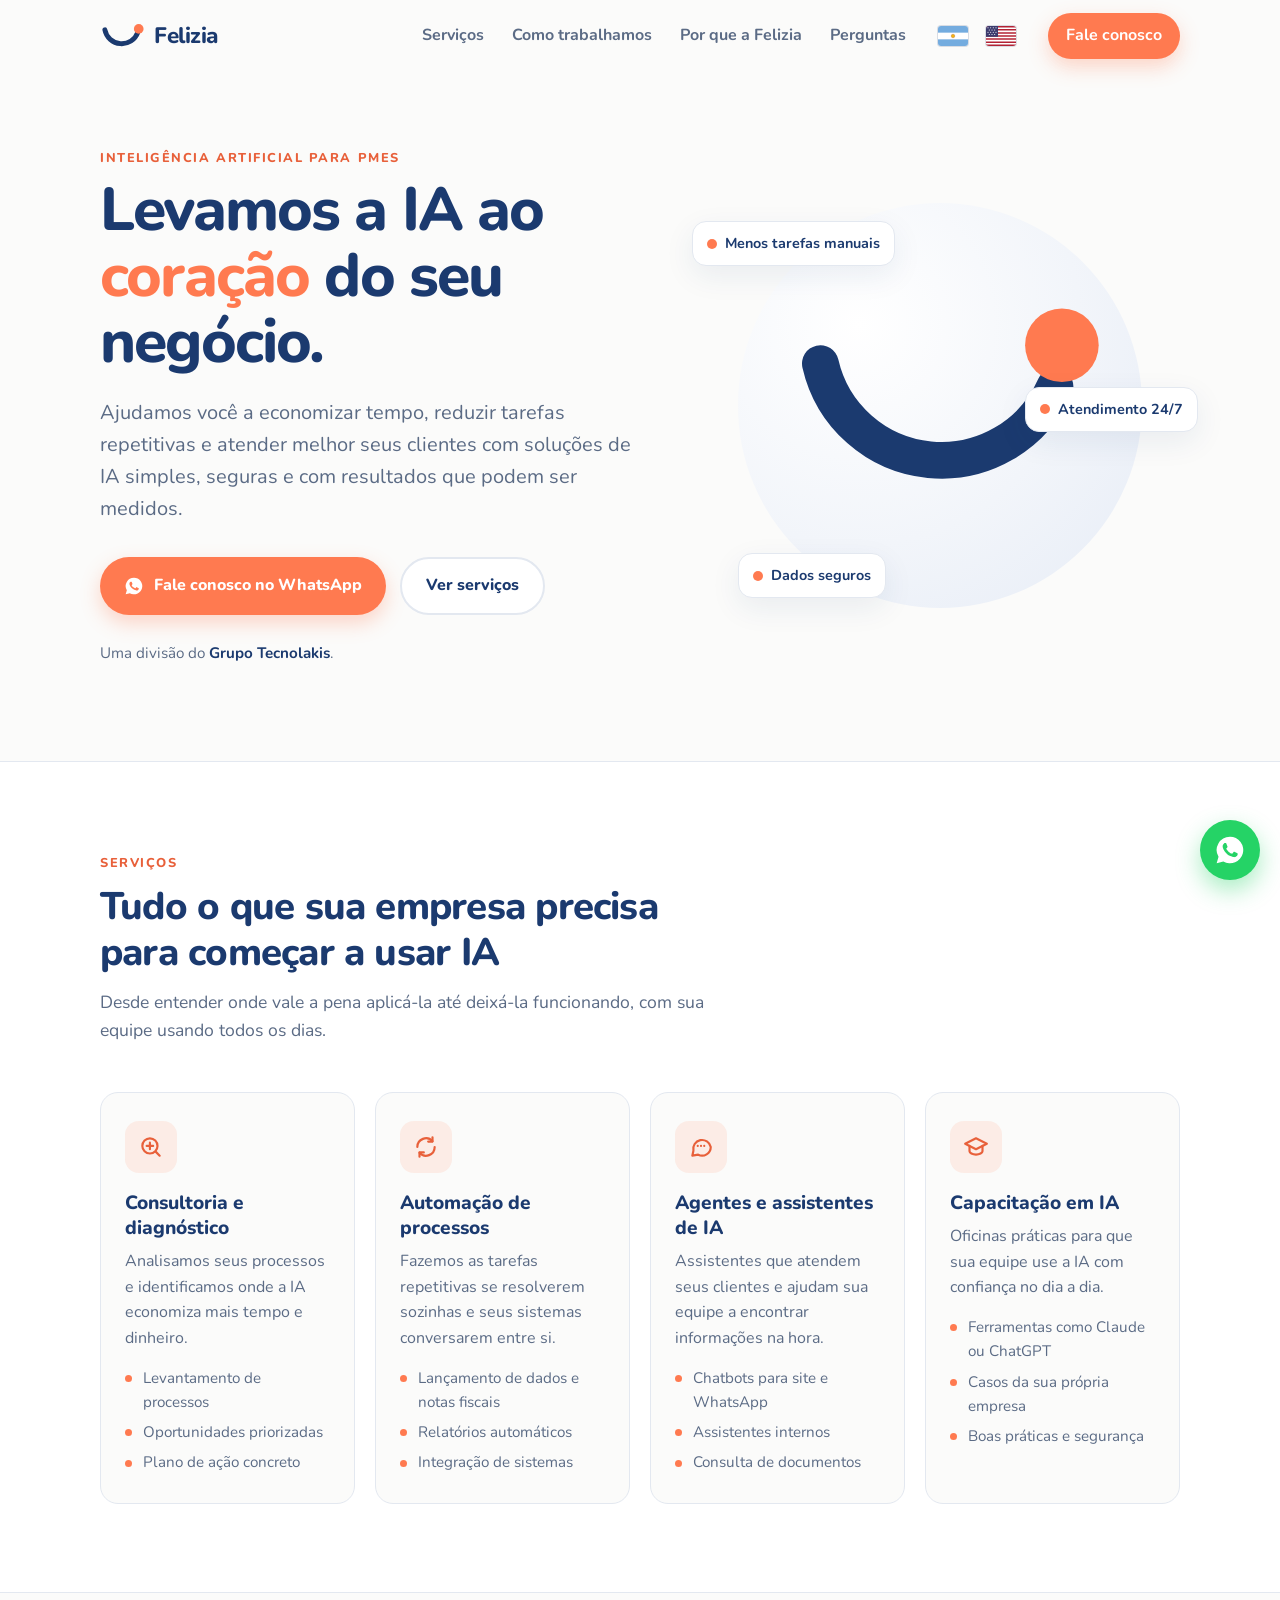
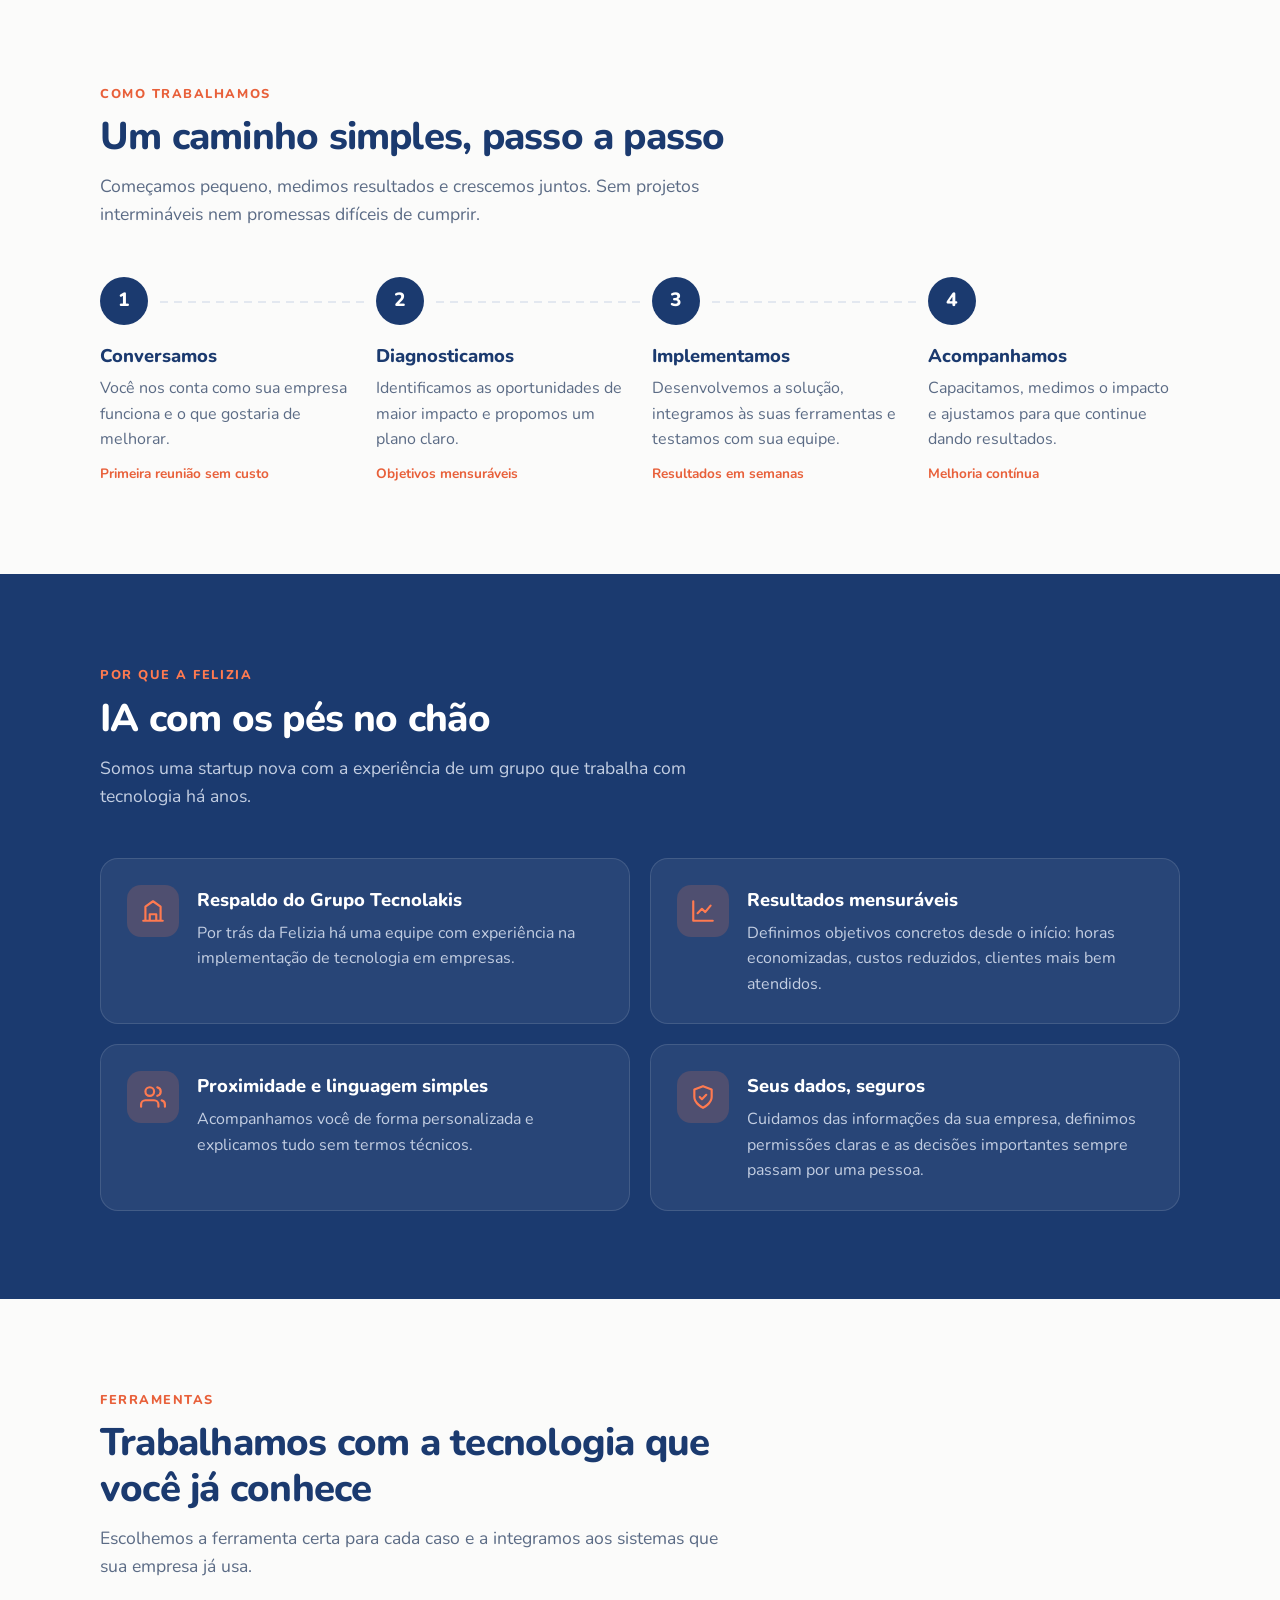
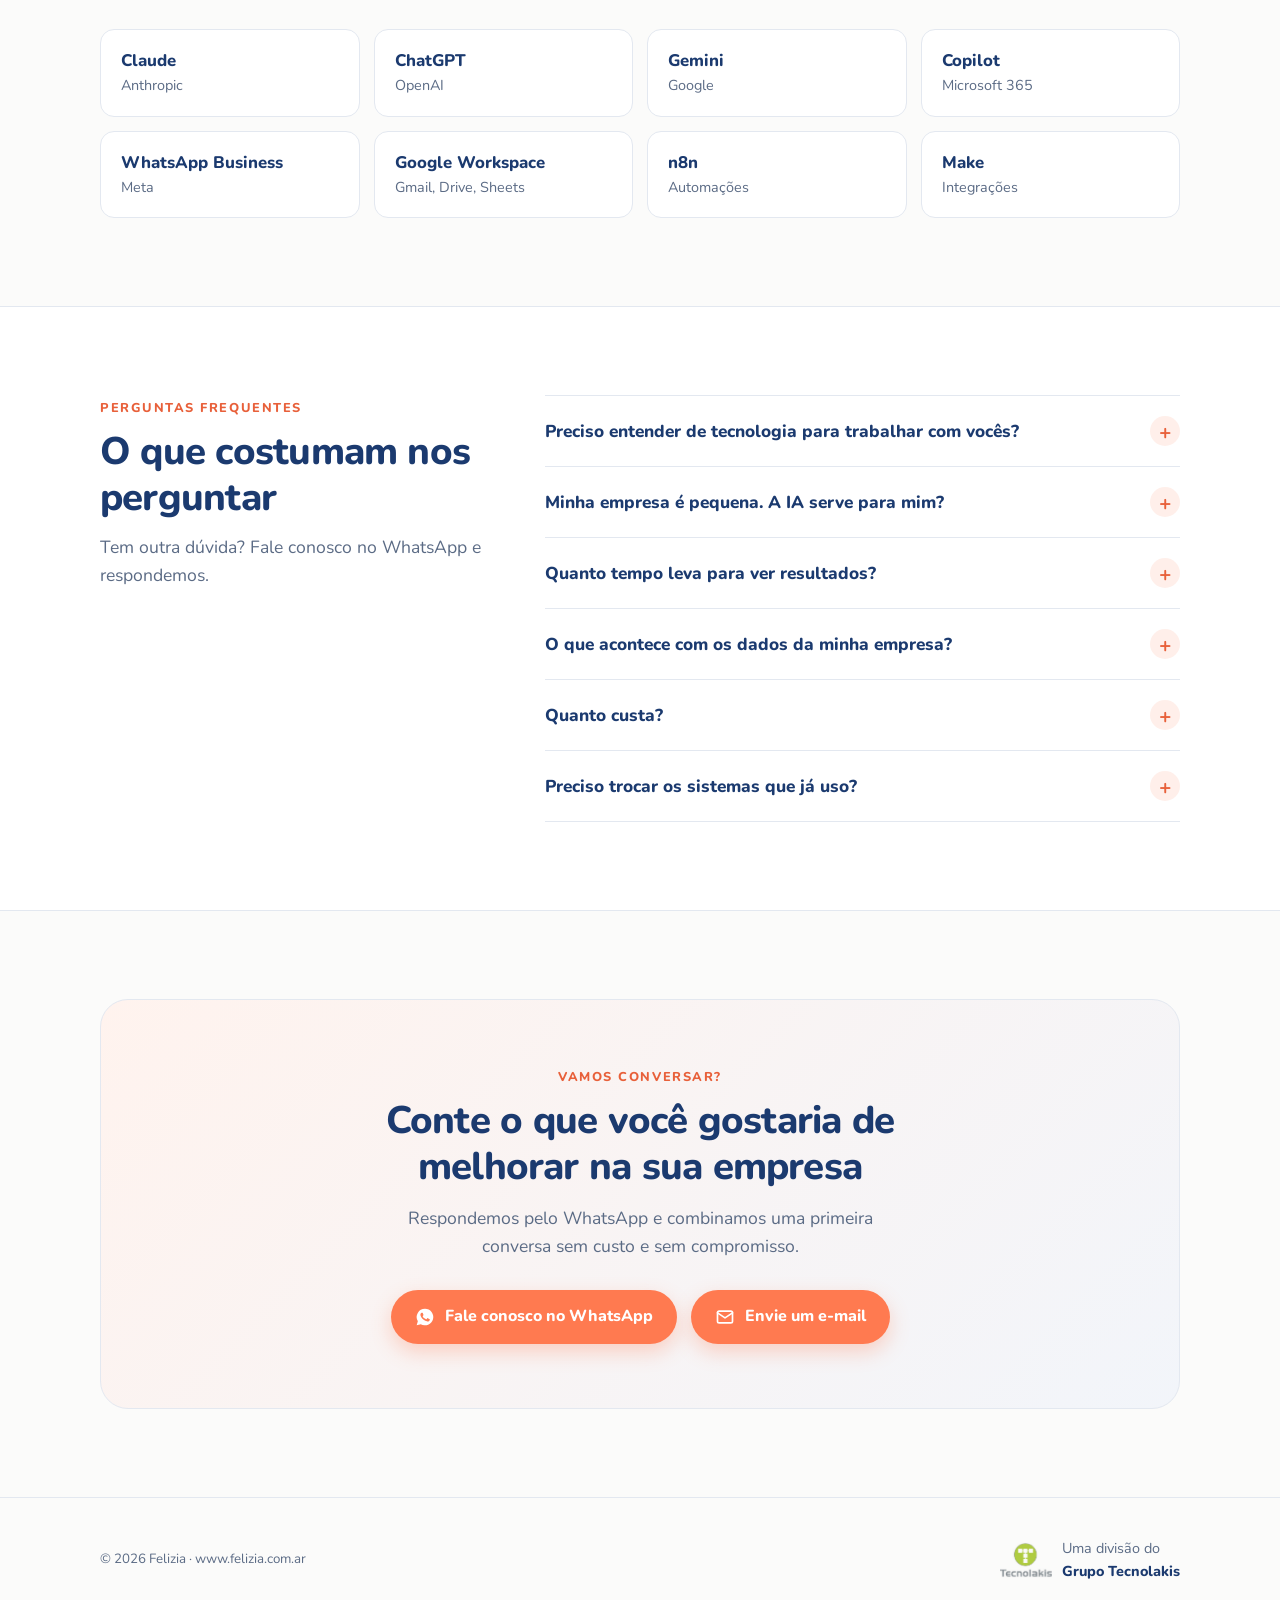
<file: pt/index.html>
<!doctype html>
<html lang="pt-BR">
<head>
  <meta charset="utf-8">
  <meta name="viewport" content="width=device-width, initial-scale=1">
  <title>Felizia · IA para PMEs: automação, agentes de IA e consultoria</title>
  <meta name="description" content="Inteligência artificial para pequenas e médias empresas: consultoria, automação de processos, chatbots e agentes de IA para WhatsApp, e capacitação.">
  <link rel="canonical" href="https://www.felizia.com.ar/pt/">
  <link rel="alternate" hreflang="es" href="https://www.felizia.com.ar/">
  <link rel="alternate" hreflang="en" href="https://www.felizia.com.ar/en/">
  <link rel="alternate" hreflang="pt" href="https://www.felizia.com.ar/pt/">
  <link rel="alternate" hreflang="x-default" href="https://www.felizia.com.ar/">
  <meta name="theme-color" content="#1B3A6F">
  <meta property="og:type" content="website">
  <meta property="og:locale" content="pt_BR">
  <meta property="og:site_name" content="Felizia">
  <meta property="og:title" content="Felizia · Inteligência artificial para PMEs">
  <meta property="og:description" content="Levamos a IA ao coração do seu negócio. Soluções simples, seguras e com resultados mensuráveis.">
  <meta property="og:url" content="https://www.felizia.com.ar/pt/">
  <meta property="og:image" content="https://www.felizia.com.ar/og-image.png">
  <meta property="og:image:width" content="1200">
  <meta property="og:image:height" content="1200">
  <meta property="og:image:alt" content="Logo da Felizia">
  <meta name="twitter:card" content="summary">
  <script type="application/ld+json">
  {
    "@context": "https://schema.org",
    "@graph": [
      {
        "@type": "ProfessionalService",
        "@id": "https://www.felizia.com.ar/#empresa",
        "name": "Felizia",
        "url": "https://www.felizia.com.ar/pt/",
        "logo": "https://www.felizia.com.ar/logo.png",
        "image": "https://www.felizia.com.ar/og-image.png",
        "description": "Soluções de inteligência artificial para pequenas e médias empresas: consultoria e diagnóstico, automação de processos, agentes e assistentes de IA, e capacitação em IA.",
        "slogan": "Levamos a IA ao coração do seu negócio.",
        "telephone": "+54 9 3468 50-9019",
        "email": "prago@felizia.com.ar",
        "areaServed": { "@type": "Country", "name": "Argentina" },
        "knowsLanguage": ["es", "en", "pt"],
        "parentOrganization": {
          "@type": "Organization",
          "name": "Grupo Tecnolakis",
          "url": "https://www.tecnolakis.com.ar/"
        },
        "hasOfferCatalog": {
          "@type": "OfferCatalog",
          "name": "Serviços de inteligência artificial para empresas",
          "itemListElement": [
            { "@type": "Offer", "itemOffered": { "@type": "Service", "name": "Consultoria e diagnóstico em IA" } },
            { "@type": "Offer", "itemOffered": { "@type": "Service", "name": "Automação de processos com IA" } },
            { "@type": "Offer", "itemOffered": { "@type": "Service", "name": "Agentes e assistentes de IA, chatbots para web e WhatsApp" } },
            { "@type": "Offer", "itemOffered": { "@type": "Service", "name": "Capacitação em inteligência artificial" } }
          ]
        }
      },
      {
        "@type": "WebPage",
        "@id": "https://www.felizia.com.ar/pt/#pagina",
        "url": "https://www.felizia.com.ar/pt/",
        "name": "Felizia · IA para PMEs",
        "inLanguage": "pt-BR",
        "isPartOf": { "@id": "https://www.felizia.com.ar/#sitio" },
        "about": { "@id": "https://www.felizia.com.ar/#empresa" }
      }
    ]
  }
  </script>
  <link rel="icon" href="/favicon.svg" type="image/svg+xml">
  <link rel="apple-touch-icon" href="/apple-touch-icon.png">
  <link rel="preconnect" href="https://fonts.googleapis.com">
  <link rel="preconnect" href="https://fonts.gstatic.com" crossorigin>
  <link href="https://fonts.googleapis.com/css2?family=Nunito:wght@400;600;700;800&display=swap" rel="stylesheet">
  <link rel="stylesheet" href="/styles.css">
</head>
<body>

  <header id="top">
    <div class="wrap nav">
      <a class="brand" href="#inicio" aria-label="Felizia, voltar ao início">
        <svg viewBox="0 0 200 140" aria-hidden="true"><path d="M22 40 A78 78 0 0 0 172 52" fill="none" stroke="#1B3A6F" stroke-width="22" stroke-linecap="round"/><circle cx="176" cy="36" r="22" fill="#FF7A50"/></svg>
        Felizia
      </a>
      <button class="menu-toggle" aria-label="Abrir menu" aria-expanded="false" aria-controls="menu">
        <svg viewBox="0 0 24 24" fill="none" stroke="currentColor" stroke-width="2" stroke-linecap="round"><path d="M4 7h16M4 12h16M4 17h16"/></svg>
      </button>
      <ul class="menu" id="menu">
        <li><a href="#servicos">Serviços</a></li>
        <li><a href="#como-trabalhamos">Como trabalhamos</a></li>
        <li><a href="#por-que">Por que a Felizia</a></li>
        <li><a href="#perguntas">Perguntas</a></li>
        <li class="langs">
          <a class="flag" href="/" hreflang="es" lang="es" title="Español" aria-label="Versión en español">
            <svg viewBox="0 0 60 40" aria-hidden="true"><rect width="60" height="40" fill="#74ACDF"/><rect y="13.33" width="60" height="13.34" fill="#fff"/><circle cx="30" cy="20" r="3.6" fill="#F6B40E" stroke="#85340A" stroke-width=".5"/></svg>
          </a>
          <a class="flag" href="/en/" hreflang="en" lang="en" title="English" aria-label="English version">
            <svg viewBox="0 0 60 40" aria-hidden="true"><rect width="60" height="40" fill="#B22234"/><path d="M0 3.08h60v3.08H0zM0 9.23h60v3.08H0zM0 15.38h60v3.08H0zM0 21.54h60v3.08H0zM0 27.69h60v3.08H0zM0 33.85h60v3.08H0z" fill="#fff"/><rect width="24" height="21.54" fill="#3C3B6E"/><g fill="#fff"><circle cx="4" cy="3.5" r="1.1"/><circle cx="9.3" cy="3.5" r="1.1"/><circle cx="14.6" cy="3.5" r="1.1"/><circle cx="20" cy="3.5" r="1.1"/><circle cx="6.6" cy="8" r="1.1"/><circle cx="12" cy="8" r="1.1"/><circle cx="17.3" cy="8" r="1.1"/><circle cx="4" cy="12.5" r="1.1"/><circle cx="9.3" cy="12.5" r="1.1"/><circle cx="14.6" cy="12.5" r="1.1"/><circle cx="20" cy="12.5" r="1.1"/><circle cx="6.6" cy="17" r="1.1"/><circle cx="12" cy="17" r="1.1"/><circle cx="17.3" cy="17" r="1.1"/></g></svg>
          </a>
        </li>
        <li><a class="btn btn-primary wa-link" href="#">Fale conosco</a></li>
      </ul>
    </div>
  </header>

  <main>
    <!-- HERO -->
    <section class="hero" id="inicio">
      <div class="wrap hero-grid">
        <div>
          <span class="eyebrow">Inteligência artificial para PMEs</span>
          <h1>Levamos a IA ao <em>coração</em> do seu negócio.</h1>
          <p class="lead">Ajudamos você a economizar tempo, reduzir tarefas repetitivas e atender melhor seus clientes com soluções de IA simples, seguras e com resultados que podem ser medidos.</p>
          <div class="hero-actions">
            <a class="btn btn-primary wa-link" href="#">
              <svg viewBox="0 0 24 24" fill="currentColor" aria-hidden="true"><path d="M12 2a10 10 0 0 0-8.6 15.1L2 22l5-1.3A10 10 0 1 0 12 2Zm5.4 14.1c-.2.6-1.3 1.2-1.8 1.2-.5.1-1 .1-3.3-.8-2.8-1.1-4.6-4-4.7-4.2-.1-.2-1.1-1.5-1.1-2.9s.7-2 1-2.3c.2-.3.5-.3.7-.3h.5c.2 0 .4 0 .6.5l.8 2c.1.2.1.4 0 .5l-.3.5-.4.4c-.1.1-.3.3-.1.6.2.3.7 1.2 1.6 2 1.1 1 2 1.3 2.3 1.4.3.1.5.1.6-.1l.9-1.1c.2-.3.4-.2.6-.1l1.9.9c.3.1.5.2.5.3.1.1.1.6-.1 1.3Z"/></svg>
              Fale conosco no WhatsApp
            </a>
            <a class="btn btn-ghost" href="#servicos">Ver serviços</a>
          </div>
          <p class="hero-note">Uma divisão do <strong>Grupo Tecnolakis</strong>.</p>
        </div>
        <div class="hero-art" aria-hidden="true">
          <div class="blob"></div>
          <svg class="smile" viewBox="0 0 200 200">
            <path d="M48 82 A54 54 0 0 0 150 92" fill="none" stroke="#1B3A6F" stroke-width="16" stroke-linecap="round"/>
            <circle class="dot" cx="153" cy="74" r="16" fill="#FF7A50"/>
          </svg>
          <span class="chip c1"><i></i> Menos tarefas manuais</span>
          <span class="chip c2"><i></i> Atendimento 24/7</span>
          <span class="chip c3"><i></i> Dados seguros</span>
        </div>
      </div>
    </section>

    <!-- SERVIÇOS -->
    <section class="services" id="servicos">
      <div class="wrap">
        <div class="section-head reveal">
          <span class="eyebrow">Serviços</span>
          <h2>Tudo o que sua empresa precisa para começar a usar IA</h2>
          <p>Desde entender onde vale a pena aplicá-la até deixá-la funcionando, com sua equipe usando todos os dias.</p>
        </div>
        <div class="grid-4">
          <article class="card reveal">
            <div class="icon"><svg viewBox="0 0 24 24" fill="none" stroke="currentColor" stroke-width="2" stroke-linecap="round" stroke-linejoin="round"><circle cx="11" cy="11" r="7"/><path d="m20 20-3.5-3.5M8 11h6M11 8v6"/></svg></div>
            <h3>Consultoria e diagnóstico</h3>
            <p>Analisamos seus processos e identificamos onde a IA economiza mais tempo e dinheiro.</p>
            <ul><li>Levantamento de processos</li><li>Oportunidades priorizadas</li><li>Plano de ação concreto</li></ul>
          </article>
          <article class="card reveal">
            <div class="icon"><svg viewBox="0 0 24 24" fill="none" stroke="currentColor" stroke-width="2" stroke-linecap="round" stroke-linejoin="round"><path d="M4 12a8 8 0 0 1 14-5.3M20 12a8 8 0 0 1-14 5.3"/><path d="M18 3v4h-4M6 21v-4h4"/></svg></div>
            <h3>Automação de processos</h3>
            <p>Fazemos as tarefas repetitivas se resolverem sozinhas e seus sistemas conversarem entre si.</p>
            <ul><li>Lançamento de dados e notas fiscais</li><li>Relatórios automáticos</li><li>Integração de sistemas</li></ul>
          </article>
          <article class="card reveal">
            <div class="icon"><svg viewBox="0 0 24 24" fill="none" stroke="currentColor" stroke-width="2" stroke-linecap="round" stroke-linejoin="round"><path d="M21 12a8 8 0 0 1-11.6 7.1L4 20l1-4.6A8 8 0 1 1 21 12Z"/><path d="M9 11h.01M12 11h.01M15 11h.01"/></svg></div>
            <h3>Agentes e assistentes de IA</h3>
            <p>Assistentes que atendem seus clientes e ajudam sua equipe a encontrar informações na hora.</p>
            <ul><li>Chatbots para site e WhatsApp</li><li>Assistentes internos</li><li>Consulta de documentos</li></ul>
          </article>
          <article class="card reveal">
            <div class="icon"><svg viewBox="0 0 24 24" fill="none" stroke="currentColor" stroke-width="2" stroke-linecap="round" stroke-linejoin="round"><path d="M2 9l10-5 10 5-10 5L2 9Z"/><path d="M6 11v5c0 1.5 2.7 3 6 3s6-1.5 6-3v-5"/></svg></div>
            <h3>Capacitação em IA</h3>
            <p>Oficinas práticas para que sua equipe use a IA com confiança no dia a dia.</p>
            <ul><li>Ferramentas como Claude ou ChatGPT</li><li>Casos da sua própria empresa</li><li>Boas práticas e segurança</li></ul>
          </article>
        </div>
      </div>
    </section>

    <!-- COMO TRABALHAMOS -->
    <section id="como-trabalhamos">
      <div class="wrap">
        <div class="section-head reveal">
          <span class="eyebrow">Como trabalhamos</span>
          <h2>Um caminho simples, passo a passo</h2>
          <p>Começamos pequeno, medimos resultados e crescemos juntos. Sem projetos intermináveis nem promessas difíceis de cumprir.</p>
        </div>
        <div class="steps">
          <div class="step reveal">
            <h3>Conversamos</h3>
            <p>Você nos conta como sua empresa funciona e o que gostaria de melhorar.</p>
            <span class="time">Primeira reunião sem custo</span>
          </div>
          <div class="step reveal">
            <h3>Diagnosticamos</h3>
            <p>Identificamos as oportunidades de maior impacto e propomos um plano claro.</p>
            <span class="time">Objetivos mensuráveis</span>
          </div>
          <div class="step reveal">
            <h3>Implementamos</h3>
            <p>Desenvolvemos a solução, integramos às suas ferramentas e testamos com sua equipe.</p>
            <span class="time">Resultados em semanas</span>
          </div>
          <div class="step reveal">
            <h3>Acompanhamos</h3>
            <p>Capacitamos, medimos o impacto e ajustamos para que continue dando resultados.</p>
            <span class="time">Melhoria contínua</span>
          </div>
        </div>
      </div>
    </section>

    <!-- POR QUE A FELIZIA -->
    <section class="why" id="por-que">
      <div class="wrap">
        <div class="section-head reveal">
          <span class="eyebrow">Por que a Felizia</span>
          <h2>IA com os pés no chão</h2>
          <p>Somos uma startup nova com a experiência de um grupo que trabalha com tecnologia há anos.</p>
        </div>
        <div class="why-grid">
          <div class="why-item reveal">
            <div class="icon"><svg viewBox="0 0 24 24" fill="none" stroke="currentColor" stroke-width="2" stroke-linecap="round" stroke-linejoin="round"><path d="M3 21h18M5 21V8l7-5 7 5v13M9 21v-6h6v6"/></svg></div>
            <div><h3>Respaldo do Grupo Tecnolakis</h3><p>Por trás da Felizia há uma equipe com experiência na implementação de tecnologia em empresas.</p></div>
          </div>
          <div class="why-item reveal">
            <div class="icon"><svg viewBox="0 0 24 24" fill="none" stroke="currentColor" stroke-width="2" stroke-linecap="round" stroke-linejoin="round"><path d="M3 3v18h18"/><path d="m7 14 4-4 3 3 5-6"/></svg></div>
            <div><h3>Resultados mensuráveis</h3><p>Definimos objetivos concretos desde o início: horas economizadas, custos reduzidos, clientes mais bem atendidos.</p></div>
          </div>
          <div class="why-item reveal">
            <div class="icon"><svg viewBox="0 0 24 24" fill="none" stroke="currentColor" stroke-width="2" stroke-linecap="round" stroke-linejoin="round"><path d="M17 21v-2a4 4 0 0 0-4-4H5a4 4 0 0 0-4 4v2"/><circle cx="9" cy="7" r="4"/><path d="M23 21v-2a4 4 0 0 0-3-3.9M16 3.1a4 4 0 0 1 0 7.8"/></svg></div>
            <div><h3>Proximidade e linguagem simples</h3><p>Acompanhamos você de forma personalizada e explicamos tudo sem termos técnicos.</p></div>
          </div>
          <div class="why-item reveal">
            <div class="icon"><svg viewBox="0 0 24 24" fill="none" stroke="currentColor" stroke-width="2" stroke-linecap="round" stroke-linejoin="round"><path d="M12 22s8-4 8-10V5l-8-3-8 3v7c0 6 8 10 8 10Z"/><path d="m9 12 2 2 4-4"/></svg></div>
            <div><h3>Seus dados, seguros</h3><p>Cuidamos das informações da sua empresa, definimos permissões claras e as decisões importantes sempre passam por uma pessoa.</p></div>
          </div>
        </div>
      </div>
    </section>

    <!-- FERRAMENTAS -->
    <section class="tools" id="ferramentas">
      <div class="wrap">
        <div class="section-head reveal">
          <span class="eyebrow">Ferramentas</span>
          <h2>Trabalhamos com a tecnologia que você já conhece</h2>
          <p>Escolhemos a ferramenta certa para cada caso e a integramos aos sistemas que sua empresa já usa.</p>
        </div>
        <ul class="tool-list reveal">
          <li><b>Claude</b><span>Anthropic</span></li>
          <li><b>ChatGPT</b><span>OpenAI</span></li>
          <li><b>Gemini</b><span>Google</span></li>
          <li><b>Copilot</b><span>Microsoft 365</span></li>
          <li><b>WhatsApp Business</b><span>Meta</span></li>
          <li><b>Google Workspace</b><span>Gmail, Drive, Sheets</span></li>
          <li><b>n8n</b><span>Automações</span></li>
          <li><b>Make</b><span>Integrações</span></li>
        </ul>
      </div>
    </section>

    <!-- PERGUNTAS FREQUENTES -->
    <section class="faq" id="perguntas">
      <div class="wrap faq-grid">
        <div class="section-head reveal">
          <span class="eyebrow">Perguntas frequentes</span>
          <h2>O que costumam nos perguntar</h2>
          <p>Tem outra dúvida? Fale conosco no WhatsApp e respondemos.</p>
        </div>
        <div class="faq-list">
          <details class="reveal">
            <summary>Preciso entender de tecnologia para trabalhar com vocês?</summary>
            <p>Não. Nós cuidamos da parte técnica e explicamos tudo em linguagem simples. Só precisamos que você nos conte como sua empresa funciona.</p>
          </details>
          <details class="reveal">
            <summary>Minha empresa é pequena. A IA serve para mim?</summary>
            <p>Sim. É justamente nas PMEs que mais se nota: automatizar algumas tarefas repetitivas libera horas de trabalho toda semana para dedicar ao que importa.</p>
          </details>
          <details class="reveal">
            <summary>Quanto tempo leva para ver resultados?</summary>
            <p>Começamos com projetos enxutos e objetivos claros, para que você veja resultados em semanas, e não em meses. Depois crescemos a partir do que funciona.</p>
          </details>
          <details class="reveal">
            <summary>O que acontece com os dados da minha empresa?</summary>
            <p>Cuidamos das suas informações o tempo todo: definimos quem acessa o quê, usamos ferramentas com boas práticas de segurança e as decisões importantes sempre passam por uma pessoa da sua equipe.</p>
          </details>
          <details class="reveal">
            <summary>Quanto custa?</summary>
            <p>Depende do que você precisa. A primeira reunião é sem custo: nela conhecemos sua empresa e depois enviamos uma proposta com escopo e valor claros, sem surpresas.</p>
          </details>
          <details class="reveal">
            <summary>Preciso trocar os sistemas que já uso?</summary>
            <p>Não necessariamente. Sempre que possível, integramos a IA às ferramentas que você já tem, como seu sistema de gestão, planilhas, e-mail ou WhatsApp.</p>
          </details>
        </div>
      </div>
    </section>

    <!-- CTA -->
    <section class="cta">
      <div class="wrap">
        <div class="cta-box reveal">
          <span class="eyebrow">Vamos conversar?</span>
          <h2>Conte o que você gostaria de melhorar na sua empresa</h2>
          <p>Respondemos pelo WhatsApp e combinamos uma primeira conversa sem custo e sem compromisso.</p>
          <div class="cta-actions">
          <a class="btn btn-primary wa-link" href="#">
            <svg viewBox="0 0 24 24" fill="currentColor" aria-hidden="true"><path d="M12 2a10 10 0 0 0-8.6 15.1L2 22l5-1.3A10 10 0 1 0 12 2Zm5.4 14.1c-.2.6-1.3 1.2-1.8 1.2-.5.1-1 .1-3.3-.8-2.8-1.1-4.6-4-4.7-4.2-.1-.2-1.1-1.5-1.1-2.9s.7-2 1-2.3c.2-.3.5-.3.7-.3h.5c.2 0 .4 0 .6.5l.8 2c.1.2.1.4 0 .5l-.3.5-.4.4c-.1.1-.3.3-.1.6.2.3.7 1.2 1.6 2 1.1 1 2 1.3 2.3 1.4.3.1.5.1.6-.1l.9-1.1c.2-.3.4-.2.6-.1l1.9.9c.3.1.5.2.5.3.1.1.1.6-.1 1.3Z"/></svg>
            Fale conosco no WhatsApp
          </a>
          <a class="btn btn-primary" href="mailto:prago@felizia.com.ar?subject=Contato%20pelo%20site%20felizia.com.ar">
            <svg viewBox="0 0 24 24" fill="none" stroke="currentColor" stroke-width="2" stroke-linecap="round" stroke-linejoin="round" aria-hidden="true"><rect x="3" y="5" width="18" height="14" rx="2"/><path d="m3 7 9 6 9-6"/></svg>
            Envie um e-mail
          </a>
          </div>
        </div>
      </div>
    </section>
  </main>

  <footer>
    <div class="wrap foot">
      <small>© <span id="year">2026</span> Felizia · www.felizia.com.ar</small>
      <a class="group" href="https://www.tecnolakis.com.ar" target="_blank" rel="noopener">
        <img src="/tecnolakis.jpg" alt="Logo da Tecnolakis" width="52" height="52">
        <span>Uma divisão do<br><strong>Grupo Tecnolakis</strong></span>
      </a>
    </div>
  </footer>

  <a class="wa-float wa-link" href="#" aria-label="Fale conosco no WhatsApp">
    <svg viewBox="0 0 24 24" fill="currentColor" aria-hidden="true"><path d="M12 2a10 10 0 0 0-8.6 15.1L2 22l5-1.3A10 10 0 1 0 12 2Zm5.4 14.1c-.2.6-1.3 1.2-1.8 1.2-.5.1-1 .1-3.3-.8-2.8-1.1-4.6-4-4.7-4.2-.1-.2-1.1-1.5-1.1-2.9s.7-2 1-2.3c.2-.3.5-.3.7-.3h.5c.2 0 .4 0 .6.5l.8 2c.1.2.1.4 0 .5l-.3.5-.4.4c-.1.1-.3.3-.1.6.2.3.7 1.2 1.6 2 1.1 1 2 1.3 2.3 1.4.3.1.5.1.6-.1l.9-1.1c.2-.3.4-.2.6-.1l1.9.9c.3.1.5.2.5.3.1.1.1.6-.1 1.3Z"/></svg>
  </a>

  <script src="/main.js"></script>
</body>
</html>
</file>
<file: styles.css>
:root {
  --navy: #1B3A6F;
  --navy-dark: #122A52;
  --orange: #FF7A50;
  --orange-dark: #E8603A;
  --bg: #FBFBFA;
  --soft: #F2F5FA;
  --muted: #5B6B85;
  --line: #E3E8F0;
  --radius: 18px;
  --max: 1120px;
}
* { box-sizing: border-box; margin: 0; padding: 0; }
html { scroll-behavior: smooth; }
body {
  background: var(--bg);
  color: var(--navy);
  font-family: "Nunito", system-ui, -apple-system, "Segoe UI", Roboto, sans-serif;
  line-height: 1.6;
  -webkit-font-smoothing: antialiased;
}
a { color: inherit; }
.wrap { max-width: var(--max); margin: 0 auto; padding: 0 20px; }
section { padding: 88px 0; scroll-margin-top: 72px; }
h2 {
  font-size: clamp(1.7rem, 4.5vw, 2.4rem);
  font-weight: 800;
  letter-spacing: -0.02em;
  line-height: 1.2;
}
.eyebrow {
  display: inline-block;
  color: var(--orange-dark);
  font-weight: 800;
  font-size: 0.8rem;
  letter-spacing: 0.12em;
  text-transform: uppercase;
  margin-bottom: 10px;
}
.section-head { max-width: 640px; margin-bottom: 48px; }
.section-head p { color: var(--muted); font-size: 1.1rem; margin-top: 12px; }

/* Botones */
.btn {
  display: inline-flex; align-items: center; gap: 10px;
  padding: 14px 24px;
  border-radius: 999px;
  font-weight: 800;
  font-size: 1rem;
  text-decoration: none;
  transition: transform .15s ease, background .15s ease, box-shadow .15s ease;
}
.btn:hover { transform: translateY(-2px); }
.btn-primary { background: var(--orange); color: #fff; box-shadow: 0 8px 20px rgba(255,122,80,.3); }
.btn-primary:hover { background: var(--orange-dark); }
.btn-ghost { color: var(--navy); border: 2px solid var(--line); background: #fff; }
.btn-ghost:hover { border-color: var(--navy); }
.btn svg { width: 20px; height: 20px; flex: none; }

/* Header */
header {
  position: sticky; top: 0; z-index: 20;
  background: rgba(251,251,250,.88);
  backdrop-filter: blur(10px);
  border-bottom: 1px solid transparent;
  transition: border-color .2s;
}
header.scrolled { border-bottom-color: var(--line); }
.nav { display: flex; align-items: center; justify-content: space-between; height: 72px; }
.brand { display: flex; align-items: center; gap: 10px; text-decoration: none; font-weight: 800; font-size: 1.4rem; letter-spacing: -0.02em; }
.brand svg { width: 44px; height: auto; }
.menu { display: flex; align-items: center; gap: 28px; list-style: none; }
.menu a { text-decoration: none; font-weight: 700; color: var(--muted); }
.menu a:hover { color: var(--navy); }
.menu .btn { padding: 10px 18px; color: #fff; }
/* Banderas de idioma */
.langs { display: flex; align-items: center; gap: 10px; }
.menu .flag { display: inline-flex; padding: 4px; border-radius: 6px; line-height: 0; transition: transform .15s ease, background .15s ease; }
.menu .flag:hover { transform: translateY(-2px); background: var(--soft); }
.flag svg { width: 30px; height: 20px; border-radius: 3px; box-shadow: 0 0 0 1px rgba(27,58,111,.15); }
.menu-toggle { display: none; background: none; border: 0; color: var(--navy); cursor: pointer; padding: 8px; }
.menu-toggle svg { width: 28px; height: 28px; }

/* Hero */
.hero { padding: 72px 0 96px; overflow: hidden; }
.hero-grid { display: grid; grid-template-columns: 1.15fr 1fr; gap: 48px; align-items: center; }
.hero h1 {
  font-size: clamp(2.3rem, 6vw, 3.8rem);
  font-weight: 800;
  line-height: 1.08;
  letter-spacing: -0.03em;
}
.hero h1 em { font-style: normal; color: var(--orange); }
.hero p.lead { font-size: clamp(1.05rem, 2.6vw, 1.25rem); color: var(--muted); margin: 22px 0 32px; max-width: 540px; }
.hero-actions { display: flex; flex-wrap: wrap; gap: 14px; }
.hero-note { margin-top: 26px; color: var(--muted); font-size: .95rem; }
.hero-note strong { color: var(--navy); }
.hero-art { position: relative; aspect-ratio: 1 / 1; max-width: 460px; justify-self: center; width: 100%; }
.hero-art .blob {
  position: absolute; inset: 6%;
  border-radius: 50%;
  background: radial-gradient(circle at 30% 30%, #fff 0%, var(--soft) 55%, #E6ECF6 100%);
}
.hero-art svg.smile { position: absolute; inset: 0; width: 100%; height: 100%; }
.hero-art .dot { animation: bob 3s ease-in-out infinite; transform-box: fill-box; transform-origin: center; }
@keyframes bob { 0%,100% { transform: translateY(0); } 50% { transform: translateY(-10px); } }
.chip {
  position: absolute;
  background: #fff;
  border: 1px solid var(--line);
  border-radius: 14px;
  padding: 10px 14px;
  font-weight: 700;
  font-size: .9rem;
  box-shadow: 0 10px 30px rgba(27,58,111,.08);
  display: flex; align-items: center; gap: 8px;
  white-space: nowrap;
}
.chip i { width: 10px; height: 10px; border-radius: 50%; background: var(--orange); display: inline-block; }
.chip.c1 { top: 10%; left: -4%; }
.chip.c2 { top: 46%; right: -6%; }
.chip.c3 { bottom: 8%; left: 6%; }

/* Servicios */
.services { background: #fff; border-top: 1px solid var(--line); border-bottom: 1px solid var(--line); }
.grid-4 { display: grid; grid-template-columns: repeat(4, 1fr); gap: 20px; }
.card {
  background: var(--bg);
  border: 1px solid var(--line);
  border-radius: var(--radius);
  padding: 28px 24px;
  transition: transform .2s ease, box-shadow .2s ease, border-color .2s;
}
.card:hover { transform: translateY(-4px); box-shadow: 0 16px 40px rgba(27,58,111,.08); border-color: #D3DCEA; }
.icon {
  width: 52px; height: 52px;
  border-radius: 14px;
  display: grid; place-items: center;
  background: rgba(255,122,80,.12);
  color: var(--orange-dark);
  margin-bottom: 18px;
}
.icon svg { width: 26px; height: 26px; }
.card h3 { font-size: 1.2rem; font-weight: 800; margin-bottom: 8px; line-height: 1.3; }
.card p { color: var(--muted); }
.card ul { margin-top: 14px; padding-left: 0; list-style: none; color: var(--muted); font-size: .95rem; }
.card li { padding-left: 18px; position: relative; margin-top: 6px; }
.card li::before { content: ""; position: absolute; left: 0; top: .6em; width: 7px; height: 7px; border-radius: 50%; background: var(--orange); }

/* Proceso */
.steps { display: grid; grid-template-columns: repeat(4, 1fr); gap: 24px; counter-reset: step; position: relative; }
.step { position: relative; padding-top: 64px; }
.step::before {
  counter-increment: step;
  content: counter(step);
  position: absolute; top: 0; left: 0;
  width: 48px; height: 48px;
  border-radius: 50%;
  display: grid; place-items: center;
  background: var(--navy); color: #fff;
  font-weight: 800; font-size: 1.2rem;
}
.step::after {
  content: ""; position: absolute; top: 24px; left: 60px; right: -12px;
  height: 2px;
  background: repeating-linear-gradient(90deg, var(--line) 0 8px, transparent 8px 14px);
}
.step:last-child::after { display: none; }
.step h3 { font-size: 1.15rem; font-weight: 800; margin-bottom: 6px; }
.step p { color: var(--muted); }
.step .time { display: inline-block; margin-top: 10px; font-size: .85rem; font-weight: 700; color: var(--orange-dark); }

/* Por qué */
.why { background: var(--navy); color: #fff; }
.why .eyebrow { color: var(--orange); }
.why .section-head p { color: #C3CEE2; }
.why-grid { display: grid; grid-template-columns: repeat(2, 1fr); gap: 20px; }
.why-item {
  display: flex; gap: 18px;
  background: rgba(255,255,255,.06);
  border: 1px solid rgba(255,255,255,.12);
  border-radius: var(--radius);
  padding: 26px;
}
.why-item .icon { background: rgba(255,122,80,.18); color: var(--orange); flex: none; margin: 0; }
.why-item h3 { font-size: 1.15rem; font-weight: 800; margin-bottom: 6px; }
.why-item p { color: #C3CEE2; }

/* Herramientas */
.tool-list {
  list-style: none;
  display: grid; grid-template-columns: repeat(4, 1fr); gap: 14px;
}
.tool-list li {
  background: #fff;
  border: 1px solid var(--line);
  border-radius: 14px;
  padding: 18px 20px;
  display: flex; flex-direction: column;
}
.tool-list b { font-weight: 800; font-size: 1.05rem; }
.tool-list span { color: var(--muted); font-size: .9rem; }

/* Preguntas frecuentes */
.faq { background: #fff; border-top: 1px solid var(--line); border-bottom: 1px solid var(--line); }
.faq-grid { display: grid; grid-template-columns: 1fr 1.6fr; gap: 48px; align-items: start; }
.faq .section-head { margin-bottom: 0; position: sticky; top: 100px; }
.faq-list details {
  border-bottom: 1px solid var(--line);
  padding: 20px 0;
}
.faq-list details:first-child { border-top: 1px solid var(--line); }
.faq-list summary {
  list-style: none;
  cursor: pointer;
  font-weight: 800;
  font-size: 1.08rem;
  display: flex; justify-content: space-between; align-items: center; gap: 16px;
}
.faq-list summary::-webkit-details-marker { display: none; }
.faq-list summary::after {
  content: "+";
  flex: none;
  width: 30px; height: 30px; border-radius: 50%;
  display: grid; place-items: center;
  background: rgba(255,122,80,.12); color: var(--orange-dark);
  font-size: 1.3rem; font-weight: 700;
  transition: transform .2s;
}
.faq-list details[open] summary::after { transform: rotate(45deg); }
.faq-list details p { color: var(--muted); margin-top: 10px; max-width: 620px; }

/* CTA */
.cta { text-align: center; }
.cta-box {
  background: linear-gradient(135deg, #FFF3EE 0%, #F2F5FA 100%);
  border: 1px solid var(--line);
  border-radius: 28px;
  padding: 64px 24px;
}
.cta h2 { max-width: 640px; margin: 0 auto; }
.cta p { color: var(--muted); font-size: 1.1rem; margin: 14px auto 30px; max-width: 520px; }
.cta-actions { display: flex; flex-wrap: wrap; justify-content: center; gap: 14px; }
@media (max-width: 520px) { .cta-actions .btn { width: 100%; justify-content: center; } }

/* Footer */
footer { border-top: 1px solid var(--line); padding: 36px 0; }
.foot { display: flex; align-items: center; justify-content: space-between; gap: 24px; flex-wrap: wrap; }
.foot small { color: var(--muted); }
.group { display: flex; align-items: center; gap: 10px; color: var(--muted); font-size: .9rem; text-decoration: none; }
.group img { width: 52px; height: 52px; mix-blend-mode: multiply; }
.group strong { color: var(--navy); font-weight: 800; }

/* WhatsApp flotante */
.wa-float {
  position: fixed; right: 20px; bottom: 20px; z-index: 30;
  width: 60px; height: 60px; border-radius: 50%;
  background: #25D366; color: #fff;
  display: grid; place-items: center;
  box-shadow: 0 10px 24px rgba(37,211,102,.4);
  transition: transform .15s;
}
.wa-float:hover { transform: scale(1.06); }
.wa-float svg { width: 32px; height: 32px; }

/* Animación al hacer scroll */
.reveal { opacity: 0; transform: translateY(18px); transition: opacity .6s ease, transform .6s ease; }
.reveal.in { opacity: 1; transform: none; }

/* Responsive */
@media (max-width: 960px) {
  .grid-4 { grid-template-columns: repeat(2, 1fr); }
  .steps { grid-template-columns: repeat(2, 1fr); row-gap: 40px; }
  .tool-list { grid-template-columns: repeat(2, 1fr); }
  .faq-grid { grid-template-columns: 1fr; gap: 32px; }
  .faq .section-head { position: static; }
  .step::after { display: none; }
}
@media (max-width: 760px) {
  section { padding: 64px 0; }
  .hero { padding: 40px 0 64px; }
  .hero-grid { grid-template-columns: 1fr; }
  .hero-art { max-width: 320px; order: -1; }
  .chip { font-size: .8rem; padding: 8px 10px; }
  .chip.c1 { left: -2%; } .chip.c2 { right: -2%; }
  .why-grid { grid-template-columns: 1fr; }
  .menu-toggle { display: block; }
  .menu {
    display: none;
    position: absolute; top: 72px; left: 0; right: 0;
    flex-direction: column; align-items: stretch; gap: 0;
    background: var(--bg);
    border-bottom: 1px solid var(--line);
    padding: 8px 20px 20px;
  }
  .menu.open { display: flex; }
  .menu li a:not(.btn) { display: block; padding: 14px 0; border-bottom: 1px solid var(--line); }
  .menu .btn { margin-top: 16px; justify-content: center; }
  .menu li.langs { padding: 14px 0; border-bottom: 1px solid var(--line); gap: 16px; }
  .menu li.langs a.flag { display: inline-flex; padding: 4px; border-bottom: 0; }
  .flag svg { width: 36px; height: 24px; }
}
@media (max-width: 520px) {
  .grid-4, .steps { grid-template-columns: 1fr; }
  .hero-actions .btn { width: 100%; justify-content: center; }
  .foot { flex-direction: column; text-align: center; }
}
@media (prefers-reduced-motion: reduce) {
  html { scroll-behavior: auto; }
  .hero-art .dot { animation: none; }
  .reveal { opacity: 1; transform: none; transition: none; }
}
</file>
